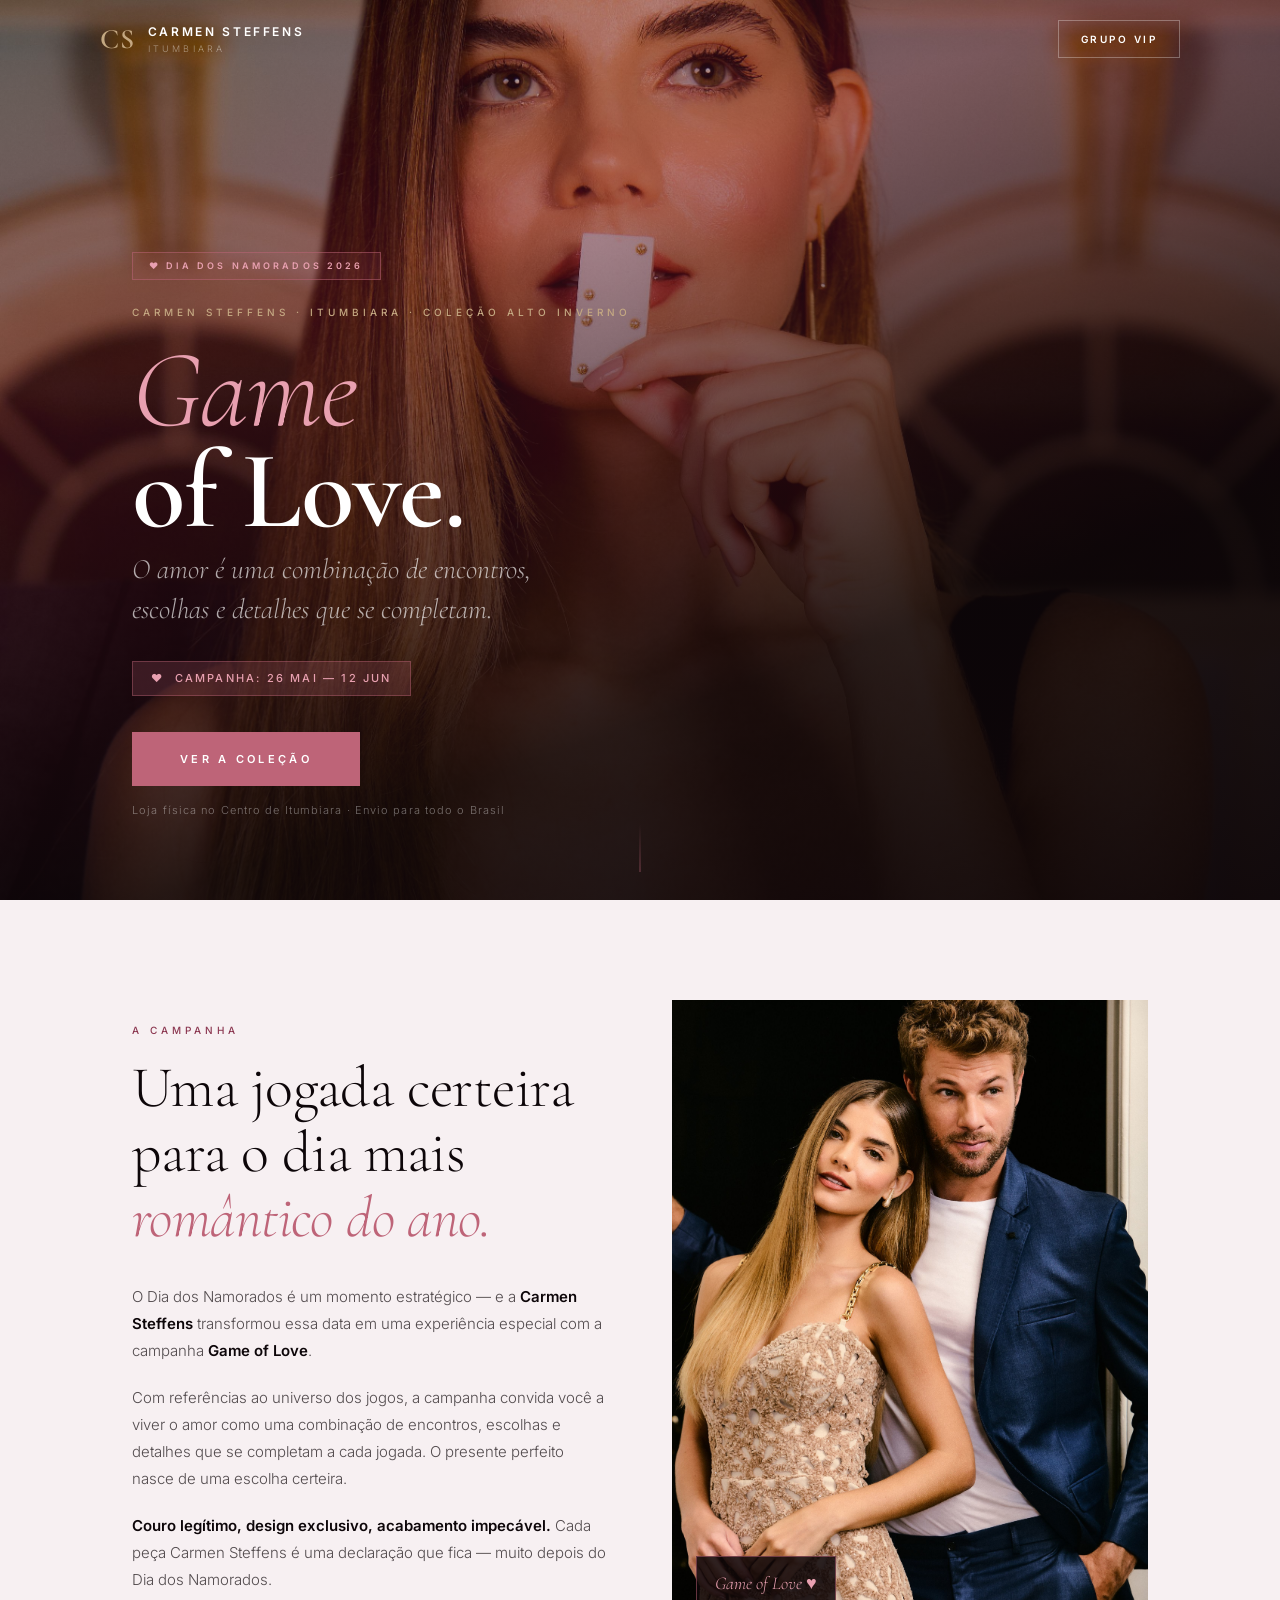
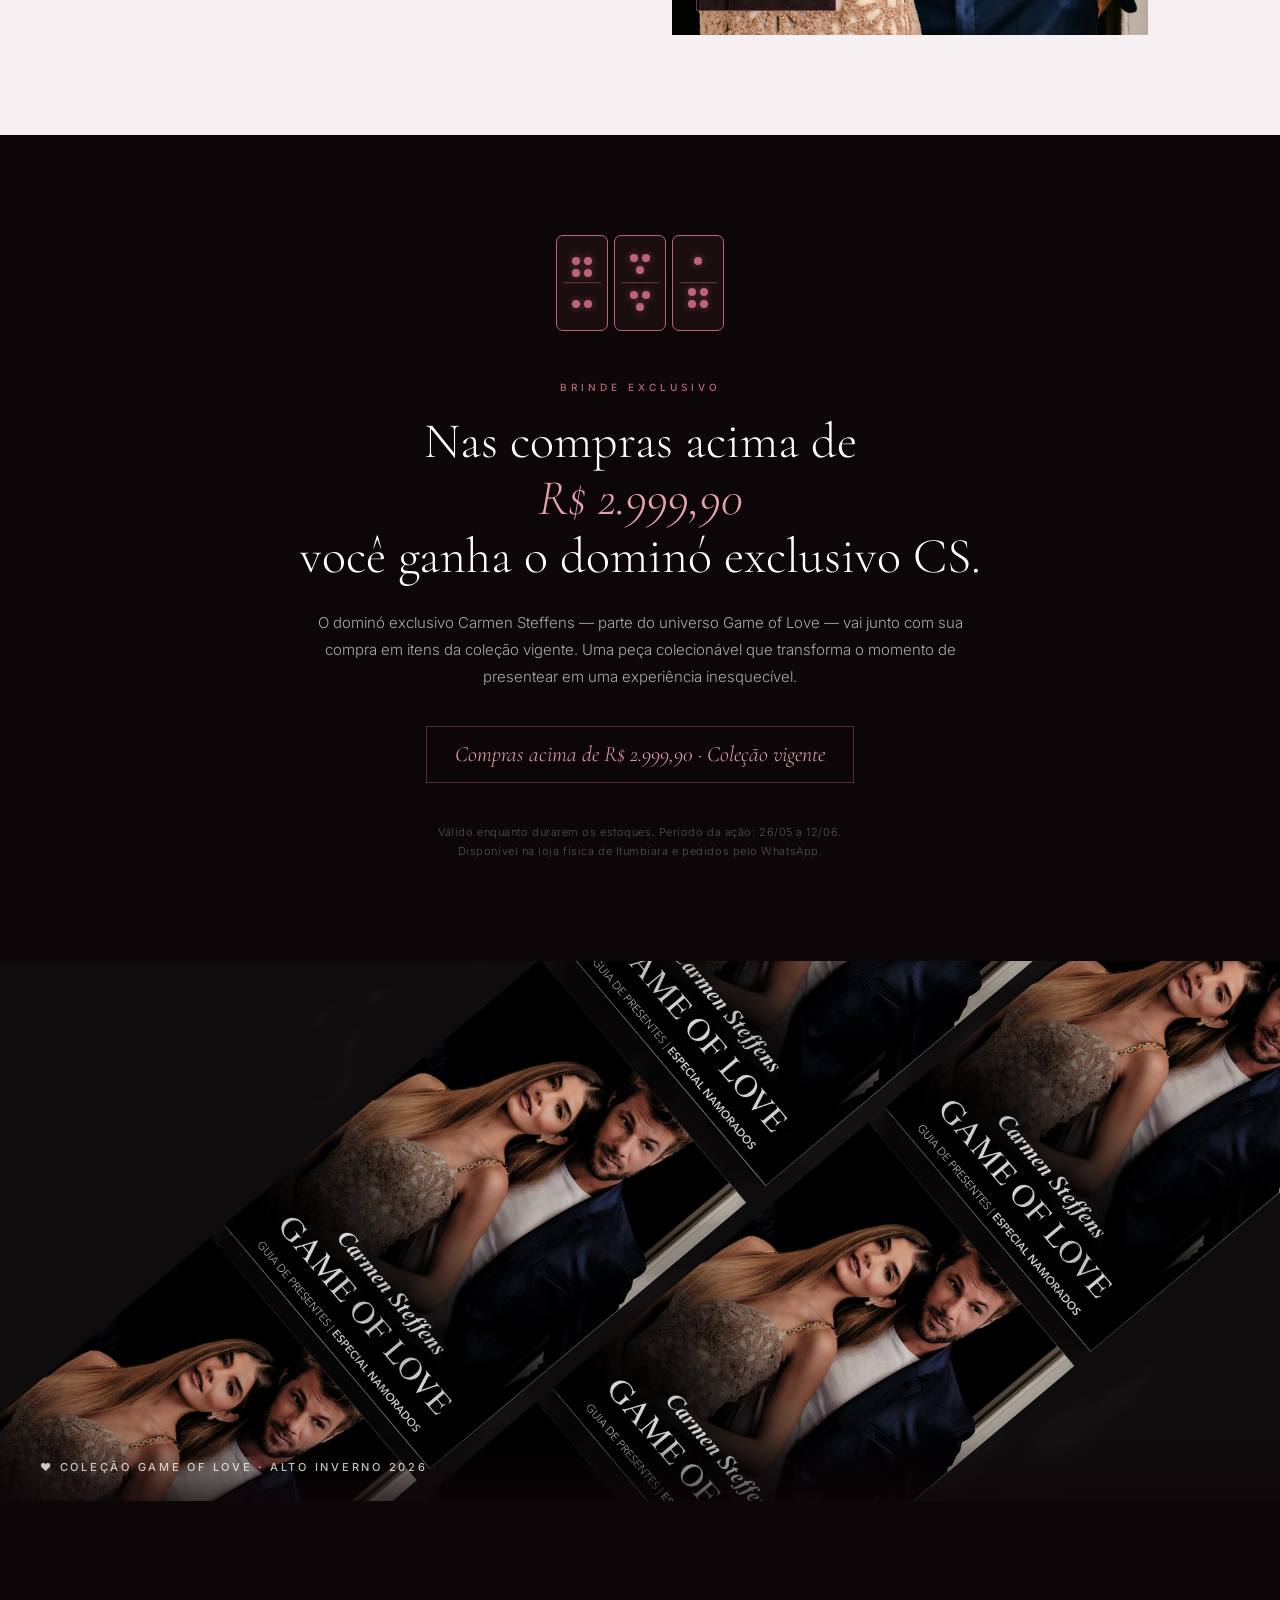
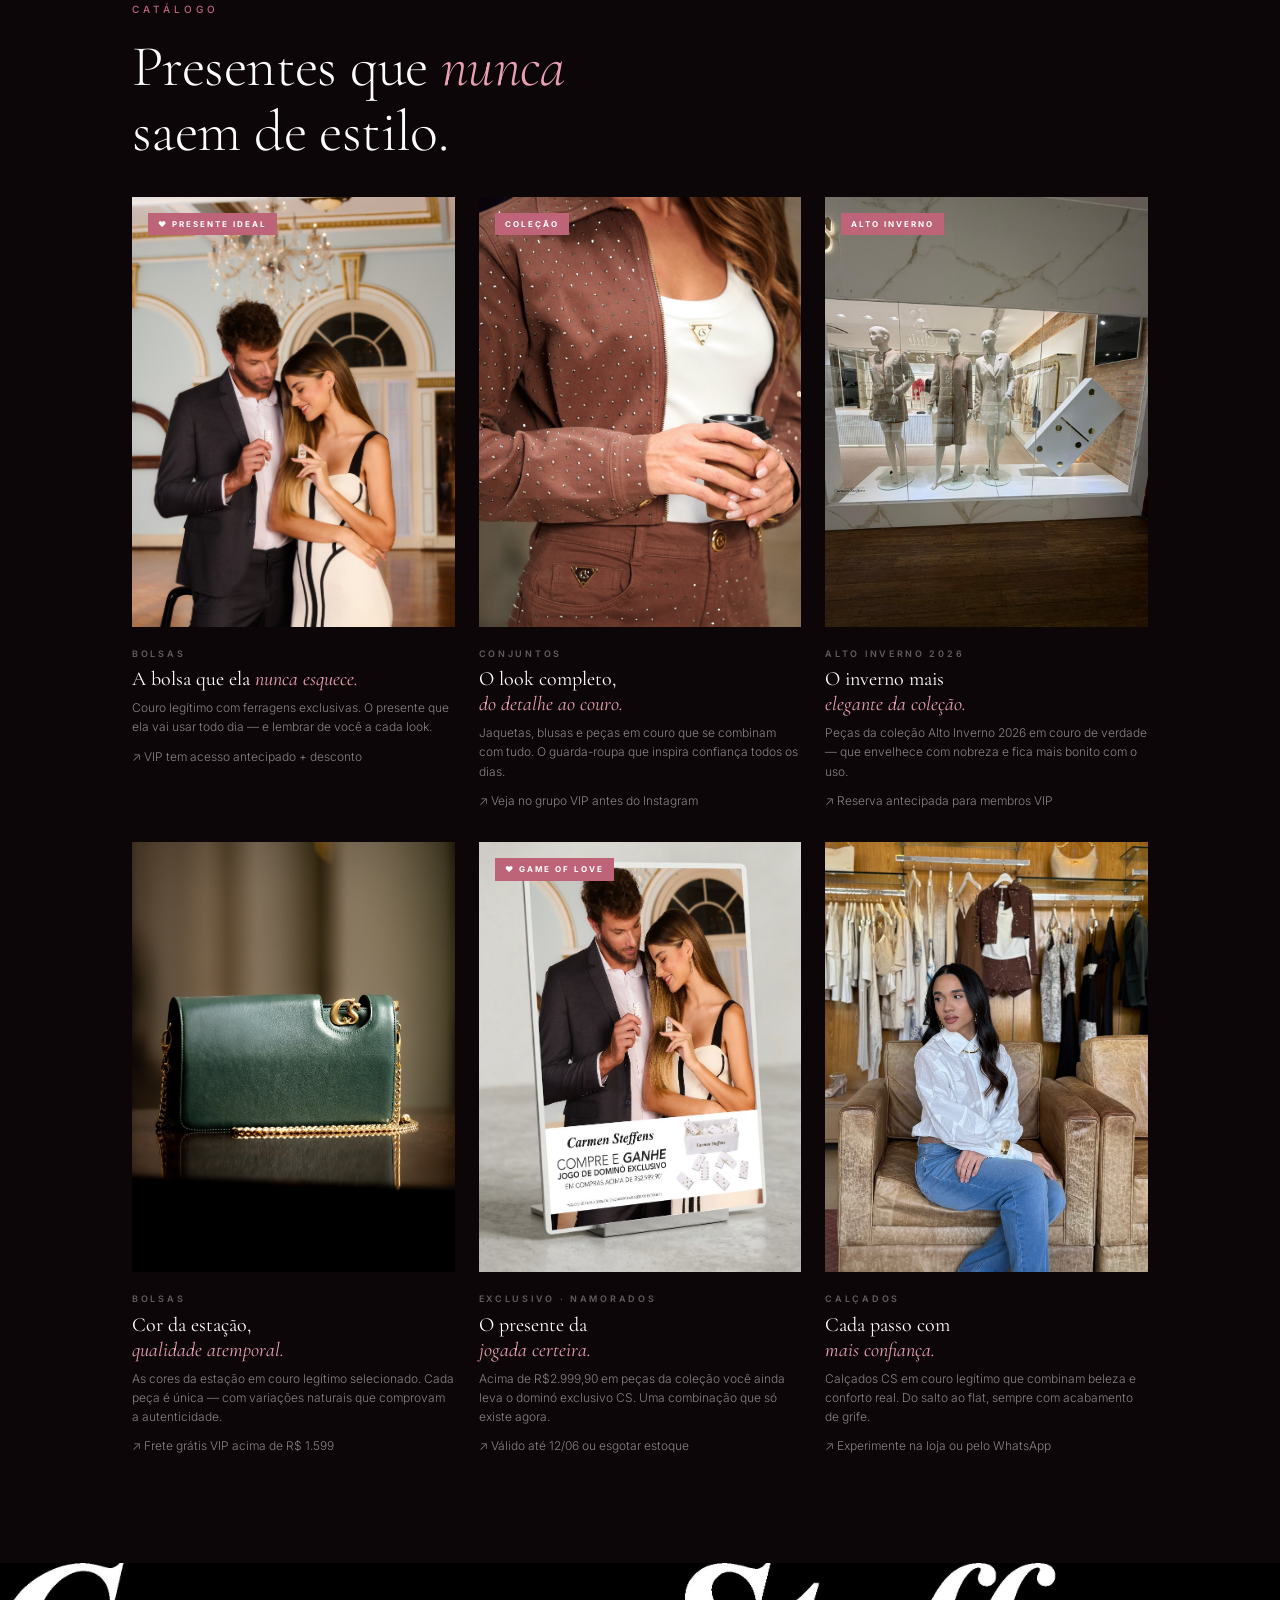
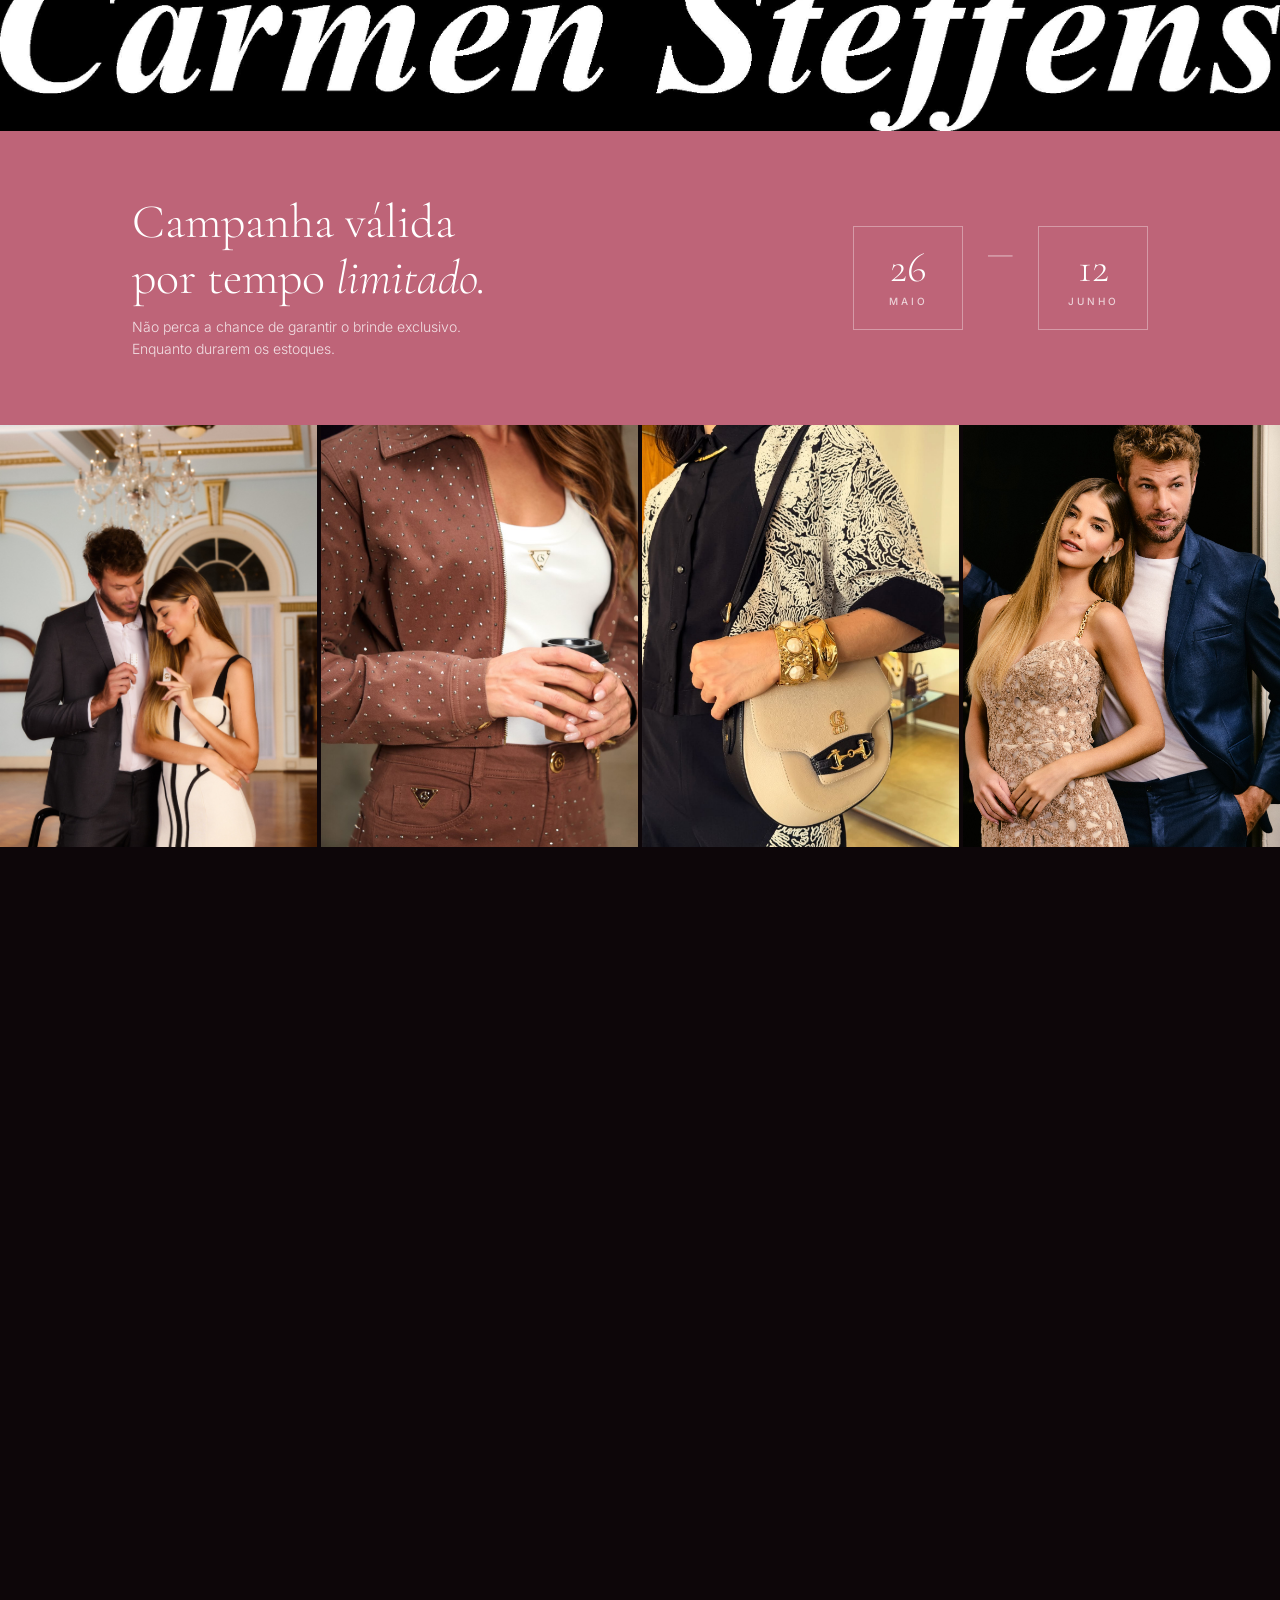
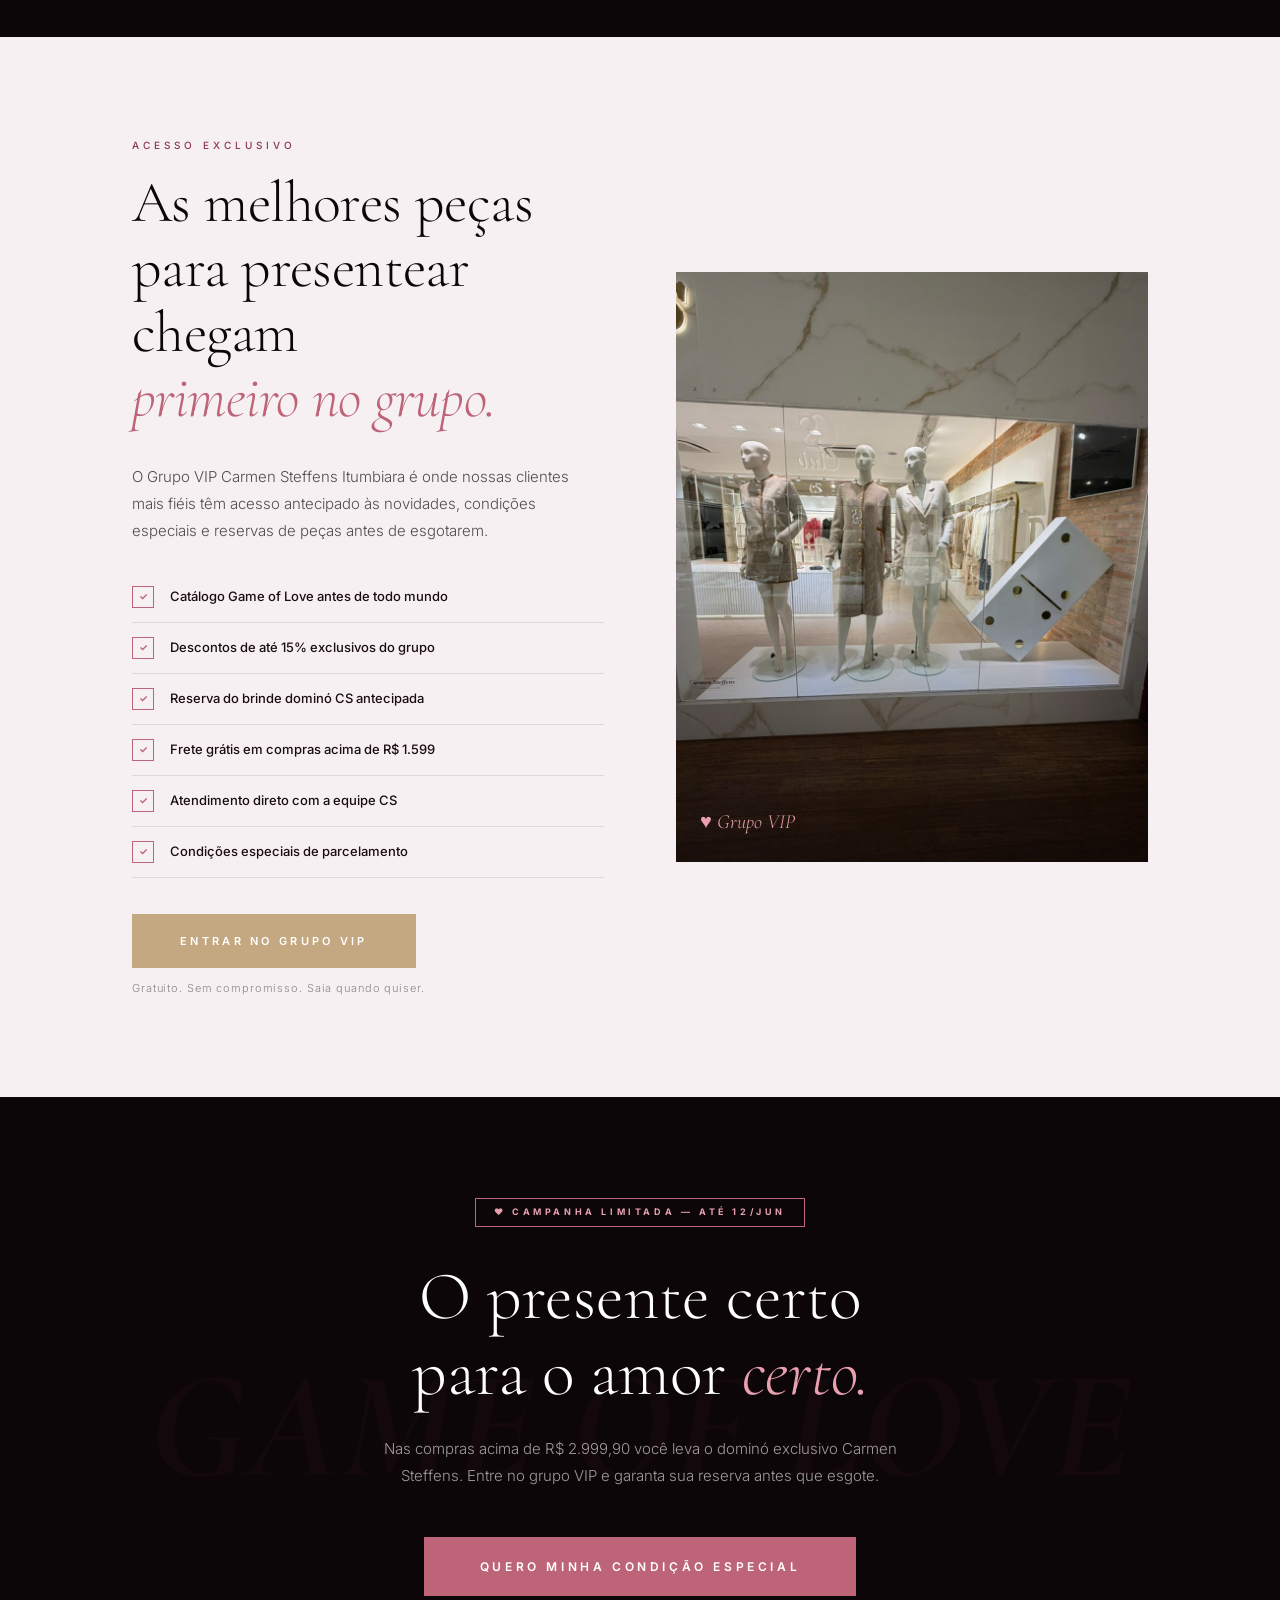
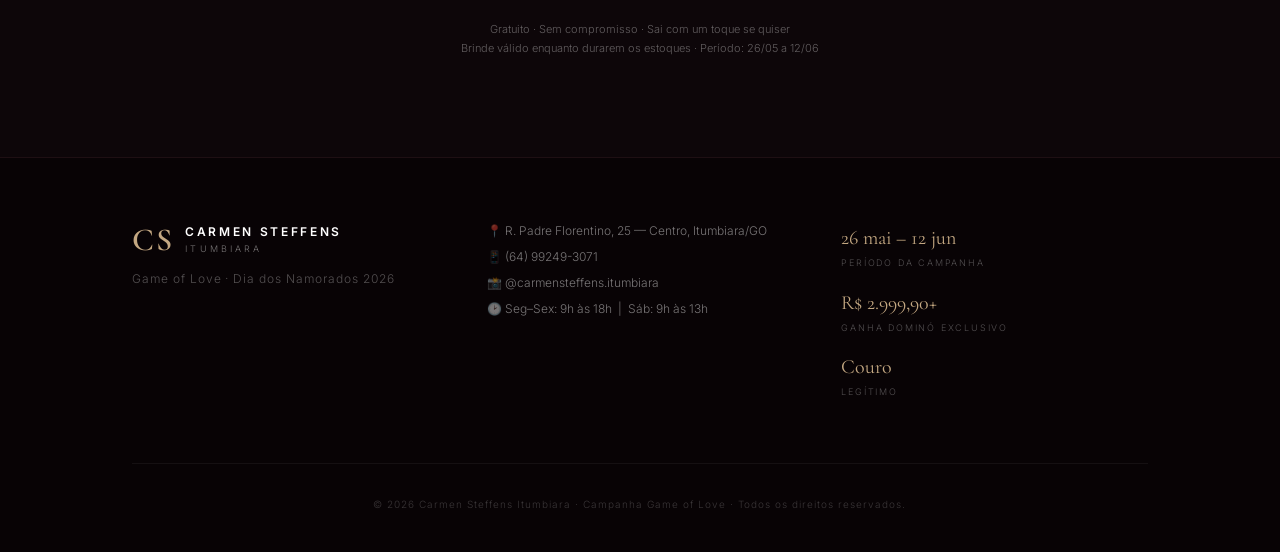
<file: index.html>
<!DOCTYPE html>
<html lang="pt-BR">
<head>
  <meta charset="UTF-8">
  <meta name="viewport" content="width=device-width, initial-scale=1.0">
  <title>Game of Love — Carmen Steffens Itumbiara · Dia dos Namorados</title>
  <meta name="description" content="Game of Love. O presente perfeito para o Dia dos Namorados. Carmen Steffens Itumbiara — couro legítimo, design exclusivo.">
  <meta property="og:title" content="Game of Love — Carmen Steffens Itumbiara">
  <meta property="og:description" content="Nas compras acima de R$2.999,90 você ganha um dominó exclusivo CS. Dia dos Namorados até 12/06.">
  <meta property="og:image" content="images/pdf/pdf-p1-img7-2731x4096.jpeg">
  <link rel="preconnect" href="https://fonts.googleapis.com">
  <link rel="preconnect" href="https://fonts.gstatic.com" crossorigin>
  <link href="https://fonts.googleapis.com/css2?family=Cormorant+Garamond:ital,wght@0,300;0,400;0,500;0,600;0,700;1,300;1,400;1,500&family=Inter:wght@300;400;500;600;700&display=swap" rel="stylesheet">
  <style>
    *, *::before, *::after { box-sizing: border-box; margin: 0; padding: 0; }
    html { font-size: 16px; scroll-behavior: smooth; -webkit-text-size-adjust: 100%; }
    body {
      background: #0D0609;
      color: #FFFFFF;
      font-family: 'Inter', sans-serif;
      font-weight: 300;
      line-height: 1.6;
      overflow-x: hidden;
      -webkit-font-smoothing: antialiased;
    }
    img { display: block; max-width: 100%; height: auto; }
    a { text-decoration: none; color: inherit; }
    address { font-style: normal; }

    .container {
      width: 100%;
      max-width: 1080px;
      margin: 0 auto;
      padding: 0 32px;
    }

    /* ── NAVBAR ───────────────────────────────────── */
    .navbar {
      position: fixed;
      top: 0; left: 0; right: 0;
      z-index: 100;
      padding: 20px 32px;
      transition: background 0.3s ease, padding 0.3s ease;
    }
    .navbar-inner {
      display: flex;
      align-items: center;
      justify-content: space-between;
      max-width: 1080px;
      margin: 0 auto;
    }
    .navbar--scrolled {
      background: rgba(13,6,9,0.96);
      backdrop-filter: blur(10px);
      -webkit-backdrop-filter: blur(10px);
      padding: 14px 32px;
      border-bottom: 1px solid rgba(190,100,120,0.15);
    }
    .cs-logo { display: flex; align-items: center; gap: 12px; }
    .cs-logo-monogram {
      font-family: 'Cormorant Garamond', serif;
      font-size: 28px;
      font-weight: 600;
      letter-spacing: 0.05em;
      color: #C4A882;
      line-height: 1;
    }
    .cs-logo-text { display: flex; flex-direction: column; gap: 1px; }
    .cs-logo-brand {
      font-family: 'Inter', sans-serif;
      font-size: 12px;
      font-weight: 600;
      letter-spacing: 0.22em;
      color: #FFFFFF;
    }
    .cs-logo-city {
      font-family: 'Inter', sans-serif;
      font-size: 9px;
      font-weight: 300;
      letter-spacing: 0.35em;
      color: rgba(255,255,255,0.45);
      text-transform: uppercase;
    }
    .btn-nav {
      font-family: 'Inter', sans-serif;
      font-size: 10px;
      font-weight: 600;
      letter-spacing: 0.25em;
      text-transform: uppercase;
      color: #FFFFFF;
      border: 1px solid rgba(255,255,255,0.3);
      padding: 10px 22px;
      transition: all 0.3s ease;
    }
    .btn-nav:hover { background: rgba(255,255,255,0.08); border-color: #C4A882; color: #C4A882; }

    /* ── HERO ─────────────────────────────────────── */
    .hero-full {
      position: relative;
      min-height: 100svh;
      display: flex;
      align-items: flex-end;
      padding-bottom: 80px;
      overflow: hidden;
    }
    .hero-bg { position: absolute; inset: 0; z-index: 0; }
    .hero-bg-img { width: 100%; height: 100%; object-fit: cover; object-position: center top; }
    .hero-overlay {
      position: absolute;
      inset: 0;
      background: linear-gradient(
        160deg,
        rgba(13,6,9,0.3) 0%,
        rgba(90,20,40,0.45) 30%,
        rgba(13,6,9,0.88) 70%,
        rgba(13,6,9,0.97) 100%
      );
    }
    .hero-content {
      position: relative;
      z-index: 1;
      display: flex;
      flex-direction: column;
      align-items: flex-start;
      gap: 0;
    }
    .campaign-badge {
      display: inline-flex;
      align-items: center;
      gap: 8px;
      border: 1px solid rgba(190,100,120,0.5);
      background: rgba(190,100,120,0.1);
      padding: 6px 16px;
      margin-bottom: 24px;
      font-family: 'Inter', sans-serif;
      font-size: 9px;
      font-weight: 600;
      letter-spacing: 0.35em;
      text-transform: uppercase;
      color: #E8A0B0;
    }
    .hero-eyebrow {
      font-family: 'Inter', sans-serif;
      font-size: 10px;
      font-weight: 500;
      letter-spacing: 0.4em;
      text-transform: uppercase;
      color: #C4A882;
      margin-bottom: 20px;
    }
    .hero-headline {
      font-family: 'Cormorant Garamond', serif;
      font-size: clamp(52px, 9vw, 110px);
      font-weight: 300;
      line-height: 0.92;
      letter-spacing: -0.01em;
      margin-bottom: 8px;
    }
    .hero-headline .game { font-style: italic; color: #E8A0B0; }
    .hero-headline .love { font-weight: 600; color: #FFFFFF; }
    .hero-subline {
      font-family: 'Cormorant Garamond', serif;
      font-size: clamp(18px, 2.8vw, 28px);
      font-weight: 300;
      font-style: italic;
      color: rgba(255,255,255,0.65);
      margin-bottom: 32px;
      line-height: 1.4;
    }
    .hero-period {
      display: inline-block;
      background: rgba(190,100,120,0.2);
      border: 1px solid rgba(190,100,120,0.4);
      padding: 8px 18px;
      font-family: 'Inter', sans-serif;
      font-size: 11px;
      font-weight: 500;
      letter-spacing: 0.2em;
      color: #E8A0B0;
      margin-bottom: 36px;
    }
    .btn-cta {
      display: inline-block;
      font-family: 'Inter', sans-serif;
      font-size: 11px;
      font-weight: 600;
      letter-spacing: 0.3em;
      text-transform: uppercase;
      background: #BE6478;
      color: #FFFFFF;
      padding: 20px 48px;
      border: none;
      cursor: pointer;
      transition: all 0.3s ease;
      margin-bottom: 16px;
    }
    .btn-cta:hover { background: #A84E63; }
    .btn-cta--gold { background: #C4A882; }
    .btn-cta--gold:hover { background: #B8956A; }
    .hero-proof {
      font-family: 'Inter', sans-serif;
      font-size: 11px;
      font-weight: 300;
      color: rgba(255,255,255,0.4);
      letter-spacing: 0.1em;
    }
    .hero-scroll-hint {
      position: absolute;
      bottom: 28px;
      left: 50%;
      transform: translateX(-50%);
      z-index: 2;
    }
    .hero-scroll-hint span {
      display: block;
      width: 1px;
      height: 48px;
      background: linear-gradient(to bottom, transparent, rgba(190,100,120,0.6));
      animation: scrollPulse 2s ease-in-out infinite;
    }
    @keyframes scrollPulse { 0%,100%{opacity:0;transform:scaleY(0.5)} 50%{opacity:1;transform:scaleY(1)} }

    /* ── DOMINO DECORATION ────────────────────────── */
    .domino-row {
      display: flex;
      gap: 12px;
      justify-content: center;
      padding: 40px 0;
      overflow: hidden;
    }
    .domino-tile {
      width: 48px;
      height: 88px;
      border: 1px solid rgba(190,100,120,0.4);
      border-radius: 6px;
      display: flex;
      flex-direction: column;
      align-items: center;
      justify-content: space-around;
      padding: 8px 4px;
      background: rgba(190,100,120,0.06);
      position: relative;
    }
    .domino-tile::after {
      content: '';
      position: absolute;
      left: 50%;
      top: 50%;
      transform: translate(-50%,-50%);
      width: 80%;
      height: 1px;
      background: rgba(190,100,120,0.3);
    }
    .domino-dot {
      width: 7px;
      height: 7px;
      border-radius: 50%;
      background: #BE6478;
    }
    .domino-dots-top, .domino-dots-bottom {
      display: flex;
      flex-wrap: wrap;
      width: 28px;
      gap: 3px;
      justify-content: center;
    }

    /* ── SHARED ───────────────────────────────────── */
    .section-label {
      font-family: 'Inter', sans-serif;
      font-size: 10px;
      font-weight: 500;
      letter-spacing: 0.4em;
      text-transform: uppercase;
      color: #BE6478;
      display: block;
      margin-bottom: 18px;
    }
    .section-title {
      font-family: 'Cormorant Garamond', serif;
      font-size: clamp(34px, 5.5vw, 58px);
      font-weight: 300;
      line-height: 1.12;
      letter-spacing: -0.01em;
      margin-bottom: 32px;
    }
    .section-title em { font-style: italic; color: #E8A0B0; }

    /* ── CAMPANHA ─────────────────────────────────── */
    .campanha {
      background: #F7F0F2;
      padding: 100px 0;
    }
    .campanha-grid {
      display: grid;
      grid-template-columns: 1fr 1fr;
      gap: 64px;
      align-items: center;
    }
    .campanha-copy .section-label { color: #8B3650; }
    .campanha-copy .section-title { color: #0D0609; }
    .campanha-copy .section-title em { color: #BE6478; }
    .campanha-body {
      font-family: 'Inter', sans-serif;
      font-size: 15px;
      font-weight: 300;
      color: rgba(13,6,9,0.7);
      line-height: 1.8;
      margin-bottom: 20px;
    }
    .campanha-body strong { font-weight: 600; color: #0D0609; }
    .campanha-image { position: relative; overflow: hidden; aspect-ratio: 3/4; }
    .campanha-image img { width: 100%; height: 100%; object-fit: cover; }
    .campanha-image-badge {
      position: absolute;
      bottom: 24px;
      left: 24px;
      background: rgba(13,6,9,0.85);
      border: 1px solid rgba(190,100,120,0.5);
      padding: 12px 18px;
      font-family: 'Cormorant Garamond', serif;
      font-size: 18px;
      font-style: italic;
      color: #E8A0B0;
    }

    /* ── BRINDE ───────────────────────────────────── */
    .brinde {
      background: #0D0609;
      padding: 100px 0;
      text-align: center;
    }
    .brinde-inner { max-width: 700px; margin: 0 auto; }
    .brinde-domino {
      display: flex;
      gap: 6px;
      justify-content: center;
      margin-bottom: 48px;
    }
    .brinde-tile {
      width: 52px;
      height: 96px;
      border: 1.5px solid #BE6478;
      border-radius: 7px;
      display: flex;
      flex-direction: column;
      align-items: center;
      justify-content: space-around;
      padding: 10px 4px;
      background: rgba(190,100,120,0.08);
      position: relative;
    }
    .brinde-tile::after {
      content: '';
      position: absolute;
      left: 50%; top: 50%;
      transform: translate(-50%,-50%);
      width: 75%;
      height: 1.5px;
      background: rgba(190,100,120,0.5);
    }
    .brinde-dot {
      width: 8px; height: 8px;
      border-radius: 50%;
      background: #BE6478;
      box-shadow: 0 0 6px rgba(190,100,120,0.5);
    }
    .brinde-dots { display: flex; flex-wrap: wrap; width: 30px; gap: 4px; justify-content: center; }
    .brinde-title {
      font-family: 'Cormorant Garamond', serif;
      font-size: clamp(30px, 5vw, 50px);
      font-weight: 300;
      line-height: 1.15;
      margin-bottom: 24px;
    }
    .brinde-title em { font-style: italic; color: #E8A0B0; }
    .brinde-body {
      font-size: 15px;
      font-weight: 300;
      color: rgba(255,255,255,0.65);
      line-height: 1.8;
      margin-bottom: 12px;
    }
    .brinde-valor {
      display: inline-block;
      font-family: 'Cormorant Garamond', serif;
      font-size: 22px;
      font-style: italic;
      color: #E8A0B0;
      border: 1px solid rgba(190,100,120,0.4);
      padding: 10px 28px;
      margin: 24px 0 40px;
    }
    .brinde-obs {
      font-size: 11px;
      font-weight: 300;
      color: rgba(255,255,255,0.3);
      letter-spacing: 0.05em;
      line-height: 1.7;
    }

    /* ── PRODUTOS ─────────────────────────────────── */
    .produtos {
      background: #0D0609;
      padding: 100px 0;
    }
    .produtos-grid {
      display: grid;
      grid-template-columns: repeat(3, 1fr);
      gap: 24px;
    }
    .produto-card { display: flex; flex-direction: column; }
    .produto-img-wrap {
      position: relative;
      aspect-ratio: 3/4;
      overflow: hidden;
      background: #1A0D11;
    }
    .produto-img-wrap img {
      width: 100%; height: 100%;
      object-fit: cover;
      transition: transform 0.5s ease;
    }
    .produto-card:hover .produto-img-wrap img { transform: scale(1.04); }
    .produto-badge {
      position: absolute;
      top: 16px; left: 16px;
      background: #BE6478;
      color: #fff;
      font-family: 'Inter', sans-serif;
      font-size: 8px;
      font-weight: 700;
      letter-spacing: 0.25em;
      padding: 5px 10px;
      text-transform: uppercase;
    }
    .produto-info {
      padding: 20px 0 8px;
      display: flex;
      flex-direction: column;
      gap: 6px;
      flex: 1;
    }
    .produto-category {
      font-family: 'Inter', sans-serif;
      font-size: 9px;
      font-weight: 600;
      letter-spacing: 0.3em;
      text-transform: uppercase;
      color: rgba(255,255,255,0.35);
    }
    .produto-info h3 {
      font-family: 'Cormorant Garamond', serif;
      font-size: 20px;
      font-weight: 400;
      line-height: 1.25;
      color: #fff;
    }
    .produto-info h3 em { font-style: italic; color: #E8A0B0; }
    .produto-info p {
      font-family: 'Inter', sans-serif;
      font-size: 12px;
      font-weight: 300;
      color: rgba(255,255,255,0.5);
      line-height: 1.6;
    }
    .produto-cta-hint {
      font-family: 'Inter', sans-serif;
      font-size: 11px;
      font-weight: 400;
      color: #BE6478;
      margin-top: 4px;
    }

    /* ── PERÍODO ──────────────────────────────────── */
    .periodo {
      background: #BE6478;
      padding: 64px 0;
    }
    .periodo-inner {
      display: flex;
      align-items: center;
      justify-content: space-between;
      gap: 40px;
    }
    .periodo-copy h2 {
      font-family: 'Cormorant Garamond', serif;
      font-size: clamp(30px, 4vw, 48px);
      font-weight: 300;
      color: #FFFFFF;
      line-height: 1.15;
    }
    .periodo-copy p {
      font-size: 14px;
      font-weight: 300;
      color: rgba(255,255,255,0.8);
      margin-top: 10px;
    }
    .periodo-dates {
      display: flex;
      gap: 24px;
      flex-shrink: 0;
    }
    .periodo-date {
      text-align: center;
      border: 1px solid rgba(255,255,255,0.35);
      padding: 20px 28px;
      min-width: 110px;
    }
    .periodo-date .dia {
      font-family: 'Cormorant Garamond', serif;
      font-size: 42px;
      font-weight: 300;
      color: #fff;
      line-height: 1;
    }
    .periodo-date .mes {
      font-family: 'Inter', sans-serif;
      font-size: 10px;
      font-weight: 500;
      letter-spacing: 0.3em;
      color: rgba(255,255,255,0.7);
      text-transform: uppercase;
      margin-top: 4px;
    }
    .periodo-divider {
      font-family: 'Cormorant Garamond', serif;
      font-size: 32px;
      color: rgba(255,255,255,0.5);
    }

    /* ── VIP CTA ──────────────────────────────────── */
    .vip-cta {
      background: #F7F0F2;
      padding: 100px 0;
    }
    .vip-cta-inner {
      display: grid;
      grid-template-columns: 1fr 1fr;
      gap: 72px;
      align-items: center;
    }
    .vip-cta-copy .section-label { color: #8B3650; }
    .vip-cta-copy .section-title { color: #0D0609; }
    .vip-cta-copy .section-title em { color: #BE6478; }
    .vip-body {
      font-family: 'Inter', sans-serif;
      font-size: 15px;
      font-weight: 300;
      color: rgba(13,6,9,0.7);
      line-height: 1.8;
      margin-bottom: 16px;
    }
    .vip-benefits { margin: 28px 0 36px; display: flex; flex-direction: column; gap: 0; }
    .vip-benefit-item {
      display: flex;
      align-items: center;
      gap: 16px;
      padding: 14px 0;
      border-bottom: 1px solid rgba(13,6,9,0.1);
      font-family: 'Inter', sans-serif;
      font-size: 13px;
      font-weight: 500;
      color: #1A0D11;
      line-height: 1.5;
    }
    .vip-check {
      flex-shrink: 0;
      width: 22px;
      height: 22px;
      display: flex;
      align-items: center;
      justify-content: center;
      border: 1.5px solid #BE6478;
      font-size: 10px;
      color: #BE6478;
      font-weight: 700;
    }
    .vip-microcopy {
      font-size: 11px;
      font-weight: 300;
      color: rgba(13,6,9,0.45);
      letter-spacing: 0.08em;
      margin-top: -4px;
    }
    .vip-image { position: relative; overflow: hidden; aspect-ratio: 4/5; }
    .vip-image img { width: 100%; height: 100%; object-fit: cover; }
    .vip-image-overlay {
      position: absolute;
      inset: 0;
      background: linear-gradient(180deg, transparent 50%, rgba(13,6,9,0.6) 100%);
    }
    .vip-image-tag {
      position: absolute;
      bottom: 24px;
      left: 24px;
      font-family: 'Cormorant Garamond', serif;
      font-size: 20px;
      font-style: italic;
      color: #E8A0B0;
    }

    /* ── GALERIA ──────────────────────────────────── */
    .galeria {
      background: #0D0609;
      padding: 0;
    }
    .galeria-grid {
      display: grid;
      grid-template-columns: repeat(4, 1fr);
      gap: 4px;
    }
    .gal-item {
      overflow: hidden;
      aspect-ratio: 3/4;
      background: #1A0D11;
      position: relative;
    }
    .gal-item img { width: 100%; height: 100%; object-fit: cover; transition: transform 0.5s ease; }
    .gal-item:hover img { transform: scale(1.05); }
    .gal-item--wide { grid-column: span 2; aspect-ratio: 16/9; }
    .gal-item--tall { grid-row: span 2; }

    /* ── CTA FINAL ────────────────────────────────── */
    .cta-final {
      background: #0D0609;
      padding: 100px 0;
      text-align: center;
      position: relative;
      overflow: hidden;
    }
    .cta-final::before {
      content: 'GAME OF LOVE';
      position: absolute;
      top: 50%;
      left: 50%;
      transform: translate(-50%, -50%);
      font-family: 'Cormorant Garamond', serif;
      font-size: clamp(60px, 12vw, 160px);
      font-weight: 700;
      font-style: italic;
      color: rgba(190,100,120,0.04);
      white-space: nowrap;
      pointer-events: none;
      z-index: 0;
    }
    .cta-final-content { position: relative; z-index: 1; }
    .urgency-badge {
      display: inline-block;
      border: 1px solid #BE6478;
      color: #E8A0B0;
      font-family: 'Inter', sans-serif;
      font-size: 9px;
      font-weight: 700;
      letter-spacing: 0.4em;
      padding: 6px 18px;
      margin-bottom: 32px;
      text-transform: uppercase;
    }
    .cta-final-title {
      font-family: 'Cormorant Garamond', serif;
      font-size: clamp(36px, 6vw, 68px);
      font-weight: 300;
      line-height: 1.12;
      margin-bottom: 24px;
    }
    .cta-final-title em { font-style: italic; color: #E8A0B0; }
    .cta-final-sub {
      font-size: 15px;
      font-weight: 300;
      color: rgba(255,255,255,0.6);
      line-height: 1.8;
      max-width: 560px;
      margin: 0 auto 48px;
    }
    .btn-cta-final {
      display: inline-block;
      font-family: 'Inter', sans-serif;
      font-size: 12px;
      font-weight: 600;
      letter-spacing: 0.3em;
      text-transform: uppercase;
      background: #BE6478;
      color: #FFFFFF;
      padding: 22px 56px;
      border: none;
      cursor: pointer;
      transition: all 0.3s ease;
    }
    .btn-cta-final:hover { background: #A84E63; }
    .cta-guarantee {
      font-size: 11px;
      font-weight: 300;
      color: rgba(255,255,255,0.35);
      margin-top: 24px;
      line-height: 1.7;
    }

    /* ── FOOTER ───────────────────────────────────── */
    .footer {
      background: #080305;
      padding: 64px 0 40px;
      border-top: 1px solid rgba(190,100,120,0.12);
    }
    .footer-inner {
      display: grid;
      grid-template-columns: 1fr 1fr 1fr;
      gap: 48px;
      align-items: start;
    }
    .footer-tagline {
      font-size: 12px;
      font-weight: 300;
      color: rgba(255,255,255,0.3);
      margin-top: 12px;
      letter-spacing: 0.08em;
    }
    .footer-address {
      display: flex;
      flex-direction: column;
      gap: 8px;
      font-size: 12px;
      font-weight: 300;
      color: rgba(255,255,255,0.45);
      line-height: 1.5;
    }
    .footer-trust {
      display: flex;
      flex-direction: column;
      gap: 16px;
    }
    .footer-trust-item {
      display: flex;
      flex-direction: column;
      gap: 2px;
    }
    .footer-trust-item strong {
      font-family: 'Cormorant Garamond', serif;
      font-size: 20px;
      font-weight: 400;
      color: #C4A882;
    }
    .footer-trust-item span {
      font-size: 9px;
      font-weight: 300;
      letter-spacing: 0.2em;
      text-transform: uppercase;
      color: rgba(255,255,255,0.3);
    }
    .footer-copy {
      grid-column: 1 / -1;
      font-size: 10px;
      font-weight: 300;
      color: rgba(255,255,255,0.2);
      text-align: center;
      padding-top: 32px;
      border-top: 1px solid rgba(255,255,255,0.05);
      margin-top: 16px;
      letter-spacing: 0.1em;
    }

    /* ── REVEAL ───────────────────────────────────── */
    .reveal { opacity: 0; transform: translateY(18px); transition: opacity 0.6s ease, transform 0.6s ease; }
    .reveal.visible { opacity: 1; transform: translateY(0); }

    /* ── RESPONSIVE ───────────────────────────────── */
    @media (max-width: 900px) {
      .container { padding: 0 24px; }
      .campanha-grid, .vip-cta-inner { grid-template-columns: 1fr; gap: 40px; }
      .campanha-image { order: -1; }
      .produtos-grid { grid-template-columns: 1fr 1fr; gap: 16px; }
      .periodo-inner { flex-direction: column; text-align: center; }
      .periodo-dates { justify-content: center; }
      .footer-inner { grid-template-columns: 1fr; text-align: center; }
      .galeria-grid { grid-template-columns: 1fr 1fr; }
      .gal-item--wide { grid-column: span 2; aspect-ratio: 3/2; }
    }
    @media (max-width: 640px) {
      .hero-eyebrow { display: none; }
      .hero-full { padding-top: 72px; padding-bottom: 60px; }
      .navbar { padding: 16px 20px; }
      .navbar--scrolled { padding: 12px 20px; }
      .produtos-grid { grid-template-columns: 1fr 1fr; gap: 12px; }
      .btn-cta { padding: 18px 32px; width: 100%; text-align: center; }
      .btn-cta-final { padding: 18px 32px; width: 100%; }
      .periodo-dates { gap: 12px; }
      .periodo-date { padding: 14px 20px; min-width: 90px; }
      .galeria-grid { grid-template-columns: 1fr 1fr; gap: 3px; }
      .gal-item--tall { grid-row: span 1; }
      .brinde-domino { gap: 4px; }
      .brinde-tile { width: 44px; height: 80px; }
    }
    @media (prefers-reduced-motion: reduce) {
      html { scroll-behavior: auto; }
      .reveal { transition: none; opacity: 1; transform: none; }
    }

    /* ── EDITORIAL STRIP ──────────────────────────────── */
    .editorial-strip {
      position: relative;
      overflow: hidden;
      margin: 0;
    }
    .editorial-strip-img {
      position: relative;
      width: 100%;
      max-height: 60vh;
      overflow: hidden;
    }
    .editorial-strip-img img {
      width: 100%;
      height: 60vh;
      object-fit: cover;
      object-position: center 30%;
      display: block;
    }
    .editorial-strip-overlay {
      position: absolute;
      bottom: 0; left: 0; right: 0;
      padding: 24px 40px;
      background: linear-gradient(to top, rgba(13,6,9,0.7) 0%, transparent 100%);
    }
    .editorial-strip-tag {
      font-family: 'Inter', sans-serif;
      font-size: 11px;
      font-weight: 500;
      letter-spacing: 0.25em;
      text-transform: uppercase;
      color: rgba(255,255,255,0.75);
    }

    /* ── CAMPAIGN BANNER STRIP ────────────────────────── */
    .campaign-banner-strip {
      width: 100%;
      overflow: hidden;
      line-height: 0;
    }
    .campaign-banner-strip img {
      width: 100%;
      height: auto;
      display: block;
      object-fit: cover;
    }

    /* ── POPUP OFERTA EXCLUSIVA ───────────────────────────────── */
    .popup-overlay {
      display: none;
      position: fixed;
      inset: 0;
      z-index: 999;
      background: rgba(13,6,9,0.88);
      backdrop-filter: blur(6px);
      -webkit-backdrop-filter: blur(6px);
      align-items: center;
      justify-content: center;
      padding: 20px;
    }
    .popup-overlay.active { display: flex; }
    .popup-box {
      background: #1A0D11;
      border: 1px solid rgba(190,100,120,0.35);
      border-radius: 4px;
      max-width: 480px;
      width: 100%;
      padding: 48px 40px 40px;
      position: relative;
      text-align: center;
      animation: popupIn 0.35s cubic-bezier(0.34,1.56,0.64,1);
    }
    @keyframes popupIn {
      from { opacity: 0; transform: scale(0.88) translateY(20px); }
      to   { opacity: 1; transform: scale(1) translateY(0); }
    }
    .popup-close {
      position: absolute;
      top: 16px; right: 20px;
      background: none;
      border: none;
      color: rgba(255,255,255,0.4);
      font-size: 22px;
      cursor: pointer;
      line-height: 1;
      transition: color 0.2s;
    }
    .popup-close:hover { color: #fff; }
    .popup-heart {
      font-size: 32px;
      margin-bottom: 16px;
      display: block;
    }
    .popup-title {
      font-family: 'Cormorant Garamond', serif;
      font-size: clamp(26px, 5vw, 34px);
      font-weight: 500;
      color: #FFFFFF;
      line-height: 1.2;
      margin-bottom: 12px;
    }
    .popup-title em { color: #E8A0B0; font-style: italic; }
    .popup-desc {
      font-size: 14px;
      font-weight: 300;
      color: rgba(255,255,255,0.7);
      line-height: 1.6;
      margin-bottom: 28px;
    }
    .popup-coupon {
      background: rgba(190,100,120,0.12);
      border: 1.5px dashed #BE6478;
      border-radius: 4px;
      padding: 18px 24px;
      margin-bottom: 28px;
    }
    .popup-coupon-label {
      font-size: 10px;
      font-weight: 600;
      letter-spacing: 0.3em;
      text-transform: uppercase;
      color: rgba(255,255,255,0.45);
      margin-bottom: 8px;
    }
    .popup-coupon-code {
      font-family: 'Inter', monospace;
      font-size: 28px;
      font-weight: 700;
      letter-spacing: 0.15em;
      color: #E8A0B0;
    }
    .popup-coupon-info {
      font-size: 11px;
      color: rgba(255,255,255,0.4);
      margin-top: 6px;
      letter-spacing: 0.05em;
    }
    .popup-btn {
      display: block;
      width: 100%;
      background: #BE6478;
      color: #FFFFFF;
      font-family: 'Inter', sans-serif;
      font-size: 11px;
      font-weight: 700;
      letter-spacing: 0.25em;
      text-transform: uppercase;
      padding: 18px 24px;
      border: none;
      cursor: pointer;
      transition: background 0.25s;
      text-align: center;
      text-decoration: none;
    }
    .popup-btn:hover { background: #A8566A; }
    .popup-skip {
      display: block;
      margin-top: 14px;
      font-size: 11px;
      color: rgba(255,255,255,0.3);
      cursor: pointer;
      letter-spacing: 0.05em;
    }
    .popup-skip:hover { color: rgba(255,255,255,0.6); }
    @media (max-width: 480px) {
      .popup-box { padding: 36px 24px 28px; }
      .popup-coupon-code { font-size: 24px; }
    }
  </style>
</head>
<body>

  <!-- NAVBAR -->
  <nav class="navbar" id="navbar">
    <div class="navbar-inner">
      <div class="cs-logo">
        <span class="cs-logo-monogram">CS</span>
        <div class="cs-logo-text">
          <span class="cs-logo-brand">CARMEN STEFFENS</span>
          <span class="cs-logo-city">ITUMBIARA</span>
        </div>
      </div>
      <a href="https://chat.whatsapp.com/JJKuqoNPGpAHibRVzV2Qxw?mode=gi_t" class="btn-nav" target="_blank" rel="noopener">Grupo VIP</a>
    </div>
  </nav>

  <!-- ══ 01 HERO ════════════════════════════════════════════════ -->
  <section class="hero-full">
    <div class="hero-bg">
      <img src="images/pdf/pdf-p1-img7-2731x4096.jpeg" alt="Game of Love — Carmen Steffens" class="hero-bg-img">
      <div class="hero-overlay"></div>
    </div>
    <div class="hero-content container">
      <span class="campaign-badge">&#9829; Dia dos Namorados 2026</span>
      <p class="hero-eyebrow">Carmen Steffens · Itumbiara · Coleção Alto Inverno</p>
      <h1 class="hero-headline">
        <span class="game">Game</span><br>
        <span class="love">of Love.</span>
      </h1>
      <p class="hero-subline">
        O amor é uma combinação de encontros,<br>
        escolhas e detalhes que se completam.
      </p>
      <div class="hero-period">&#9829;&nbsp; CAMPANHA: 26 MAI — 12 JUN</div>
      <button class="btn-cta" onclick="openVipPopup()">
        VER A COLEÇÃO
      </button>
      <p class="hero-proof">Loja física no Centro de Itumbiara · Envio para todo o Brasil</p>
    </div>
    <div class="hero-scroll-hint"><span></span></div>
  </section>

  <!-- ══ 02 CAMPANHA ════════════════════════════════════════════ -->
  <section class="campanha">
    <div class="container">
      <div class="campanha-grid">
        <div class="campanha-copy">
          <span class="section-label">A campanha</span>
          <h2 class="section-title">
            Uma jogada certeira<br>
            para o dia mais<br>
            <em>romântico do ano.</em>
          </h2>
          <p class="campanha-body">
            O Dia dos Namorados é um momento estratégico — e a <strong>Carmen Steffens</strong>
            transformou essa data em uma experiência especial com a campanha
            <strong>Game of Love</strong>.
          </p>
          <p class="campanha-body">
            Com referências ao universo dos jogos, a campanha convida você a viver
            o amor como uma combinação de encontros, escolhas e detalhes que se
            completam a cada jogada. O presente perfeito nasce de uma escolha certeira.
          </p>
          <p class="campanha-body">
            <strong>Couro legítimo, design exclusivo, acabamento impecável.</strong>
            Cada peça Carmen Steffens é uma declaração que fica — muito depois
            do Dia dos Namorados.
          </p>
        </div>
        <div class="campanha-image">
          <img src="images/pdf/pdf-p1-img2-2518x4096.jpeg" alt="Coleção Game of Love — Carmen Steffens">
          <div class="campanha-image-badge">Game of Love &hearts;</div>
        </div>
      </div>
    </div>
  </section>

  <!-- ══ 03 BRINDE EXCLUSIVO ════════════════════════════════════ -->
  <section class="brinde">
    <div class="container">
      <div class="brinde-inner">
        <div class="brinde-domino">
          <div class="brinde-tile">
            <div class="brinde-dots"><div class="brinde-dot"></div><div class="brinde-dot"></div><div class="brinde-dot"></div><div class="brinde-dot"></div></div>
            <div class="brinde-dots"><div class="brinde-dot"></div><div class="brinde-dot"></div></div>
          </div>
          <div class="brinde-tile">
            <div class="brinde-dots"><div class="brinde-dot"></div><div class="brinde-dot"></div><div class="brinde-dot"></div></div>
            <div class="brinde-dots"><div class="brinde-dot"></div><div class="brinde-dot"></div><div class="brinde-dot"></div></div>
          </div>
          <div class="brinde-tile">
            <div class="brinde-dots"><div class="brinde-dot"></div></div>
            <div class="brinde-dots"><div class="brinde-dot"></div><div class="brinde-dot"></div><div class="brinde-dot"></div><div class="brinde-dot"></div></div>
          </div>
        </div>
        <span class="section-label" style="justify-content:center;display:flex">Brinde exclusivo</span>
        <h2 class="brinde-title">
          Nas compras acima de<br>
          <em>R$&nbsp;2.999,90</em><br>
          você ganha o dominó exclusivo CS.
        </h2>
        <p class="brinde-body">
          O dominó exclusivo Carmen Steffens — parte do universo Game of Love —
          vai junto com sua compra em itens da coleção vigente.
          Uma peça colecionável que transforma o momento de presentear
          em uma experiência inesquecível.
        </p>
        <div class="brinde-valor">Compras acima de R$&nbsp;2.999,90 · Coleção vigente</div>
        <p class="brinde-obs">
          Válido enquanto durarem os estoques. Período da ação: 26/05 a 12/06.<br>
          Disponível na loja física de Itumbiara e pedidos pelo WhatsApp.
        </p>
      </div>
    </div>
  </section>

  <!-- ══ 03b EDITORIAL ════════════════════════════════════════ -->
  <section class="editorial-strip">
    <div class="editorial-strip-img">
      <img src="images/pdf/pdf-p1-img1-4096x2731.jpeg" alt="Game of Love — Carmen Steffens editorial" loading="lazy">
      <div class="editorial-strip-overlay">
        <p class="editorial-strip-tag">&#9829; Coleção Game of Love · Alto Inverno 2026</p>
      </div>
    </div>
  </section>

  <!-- ══ 04 PRODUTOS ════════════════════════════════════════════ -->
  <section class="produtos">
    <div class="container">
      <span class="section-label">Catálogo</span>
      <h2 class="section-title">
        Presentes que <em>nunca</em><br>
        saem de estilo.
      </h2>
      <div class="produtos-grid">

        <article class="produto-card reveal">
          <div class="produto-img-wrap">
            <img src="images/pdf/pdf-p1-img11-2731x4096.jpeg" alt="Bolsa Carmen Steffens couro" loading="lazy">
            <span class="produto-badge">&#9829; PRESENTE IDEAL</span>
          </div>
          <div class="produto-info">
            <span class="produto-category">Bolsas</span>
            <h3>A bolsa que ela <em>nunca esquece.</em></h3>
            <p>Couro legítimo com ferragens exclusivas. O presente que ela vai usar todo dia — e lembrar de você a cada look.</p>
            <p class="produto-cta-hint">↗ VIP tem acesso antecipado + desconto</p>
          </div>
        </article>

        <article class="produto-card reveal">
          <div class="produto-img-wrap">
            <img src="images/insta-look-02.jpg" alt="Conjunto Carmen Steffens" loading="lazy">
            <span class="produto-badge">COLEÇÃO</span>
          </div>
          <div class="produto-info">
            <span class="produto-category">Conjuntos</span>
            <h3>O look completo,<br><em>do detalhe ao couro.</em></h3>
            <p>Jaquetas, blusas e peças em couro que se combinam com tudo. O guarda-roupa que inspira confiança todos os dias.</p>
            <p class="produto-cta-hint">↗ Veja no grupo VIP antes do Instagram</p>
          </div>
        </article>

        <article class="produto-card reveal">
          <div class="produto-img-wrap">
            <img src="images/pdf/pdf-p1-img4-960x1280.jpeg" alt="Look Carmen Steffens" loading="lazy">
            <span class="produto-badge">ALTO INVERNO</span>
          </div>
          <div class="produto-info">
            <span class="produto-category">Alto Inverno 2026</span>
            <h3>O inverno mais<br><em>elegante da coleção.</em></h3>
            <p>Peças da coleção Alto Inverno 2026 em couro de verdade — que envelhece com nobreza e fica mais bonito com o uso.</p>
            <p class="produto-cta-hint">↗ Reserva antecipada para membros VIP</p>
          </div>
        </article>

        <article class="produto-card reveal">
          <div class="produto-img-wrap">
            <img src="images/gallery-01-bolsa-verde.jpg" alt="Bolsa CS couro verde" loading="lazy">
          </div>
          <div class="produto-info">
            <span class="produto-category">Bolsas</span>
            <h3>Cor da estação,<br><em>qualidade atemporal.</em></h3>
            <p>As cores da estação em couro legítimo selecionado. Cada peça é única — com variações naturais que comprovam a autenticidade.</p>
            <p class="produto-cta-hint">↗ Frete grátis VIP acima de R$&nbsp;1.599</p>
          </div>
        </article>

        <article class="produto-card reveal">
          <div class="produto-img-wrap">
            <img src="images/pdf/pdf-p1-img9-785x1087.jpeg" alt="Carmen Steffens Game of Love" loading="lazy">
            <span class="produto-badge">&#9829; GAME OF LOVE</span>
          </div>
          <div class="produto-info">
            <span class="produto-category">Exclusivo · Namorados</span>
            <h3>O presente da<br><em>jogada certeira.</em></h3>
            <p>Acima de R$2.999,90 em peças da coleção você ainda leva o dominó exclusivo CS. Uma combinação que só existe agora.</p>
            <p class="produto-cta-hint">↗ Válido até 12/06 ou esgotar estoque</p>
          </div>
        </article>

        <article class="produto-card reveal">
          <div class="produto-img-wrap">
            <img src="images/insta-look-05.jpg" alt="Carmen Steffens calçados" loading="lazy">
          </div>
          <div class="produto-info">
            <span class="produto-category">Calçados</span>
            <h3>Cada passo com<br><em>mais confiança.</em></h3>
            <p>Calçados CS em couro legítimo que combinam beleza e conforto real. Do salto ao flat, sempre com acabamento de grife.</p>
            <p class="produto-cta-hint">↗ Experimente na loja ou pelo WhatsApp</p>
          </div>
        </article>

      </div>
    </div>
  </section>

  <!-- ══ BANNER STRIP ════════════════════════════════════════ -->
  <div class="campaign-banner-strip">
    <img src="images/pdf/pdf-p1-img8-3023x397.jpeg" alt="Game of Love — Carmen Steffens" loading="lazy">
  </div>

  <!-- ══ 05 PERÍODO ════════════════════════════════════════════ -->
  <section class="periodo">
    <div class="container">
      <div class="periodo-inner">
        <div class="periodo-copy">
          <h2>Campanha válida<br>por tempo <em style="font-style:italic">limitado.</em></h2>
          <p>Não perca a chance de garantir o brinde exclusivo.<br>Enquanto durarem os estoques.</p>
        </div>
        <div class="periodo-dates">
          <div class="periodo-date">
            <div class="dia">26</div>
            <div class="mes">Maio</div>
          </div>
          <div class="periodo-divider">—</div>
          <div class="periodo-date">
            <div class="dia">12</div>
            <div class="mes">Junho</div>
          </div>
        </div>
      </div>
    </div>
  </section>

  <!-- ══ 06 GALERIA ════════════════════════════════════════════ -->
  <section class="galeria">
    <div class="galeria-grid">
      <figure class="gal-item gal-item--tall reveal">
        <img src="images/pdf/pdf-p1-img11-2731x4096.jpeg" alt="Carmen Steffens Namorados" loading="lazy">
      </figure>
      <figure class="gal-item reveal">
        <img src="images/insta-look-02.jpg" alt="Carmen Steffens couro" loading="lazy">
      </figure>
      <figure class="gal-item reveal">
        <img src="images/gallery-05-bolsa-bege.jpg" alt="Bolsa CS" loading="lazy">
      </figure>
      <figure class="gal-item gal-item--tall reveal">
        <img src="images/pdf/pdf-p1-img2-2518x4096.jpeg" alt="Look Game of Love" loading="lazy">
      </figure>
      <figure class="gal-item gal-item--wide reveal">
        <img src="images/pdf/pdf-p1-img1-4096x2731.jpeg" alt="Carmen Steffens editorial" loading="lazy">
      </figure>
      <figure class="gal-item reveal">
        <img src="images/insta-vitrine-01.jpg" alt="CS Itumbiara" loading="lazy">
      </figure>
    </div>
  </section>

  <!-- ══ 07 VIP CTA ════════════════════════════════════════════ -->
  <section class="vip-cta">
    <div class="container">
      <div class="vip-cta-inner">
        <div class="vip-cta-copy">
          <span class="section-label">Acesso exclusivo</span>
          <h2 class="section-title">
            As melhores peças<br>
            para presentear chegam<br>
            <em>primeiro no grupo.</em>
          </h2>
          <p class="vip-body">
            O Grupo VIP Carmen Steffens Itumbiara é onde nossas clientes
            mais fiéis têm acesso antecipado às novidades, condições especiais
            e reservas de peças antes de esgotarem.
          </p>
          <div class="vip-benefits">
            <div class="vip-benefit-item"><span class="vip-check">✓</span><span>Catálogo Game of Love antes de todo mundo</span></div>
            <div class="vip-benefit-item"><span class="vip-check">✓</span><span>Descontos de até 15% exclusivos do grupo</span></div>
            <div class="vip-benefit-item"><span class="vip-check">✓</span><span>Reserva do brinde dominó CS antecipada</span></div>
            <div class="vip-benefit-item"><span class="vip-check">✓</span><span>Frete grátis em compras acima de R$&nbsp;1.599</span></div>
            <div class="vip-benefit-item"><span class="vip-check">✓</span><span>Atendimento direto com a equipe CS</span></div>
            <div class="vip-benefit-item"><span class="vip-check">✓</span><span>Condições especiais de parcelamento</span></div>
          </div>
          <button class="btn-cta btn-cta--gold" onclick="openVipPopup()">
            ENTRAR NO GRUPO VIP
          </button>
          <p class="vip-microcopy">Gratuito. Sem compromisso. Saia quando quiser.</p>
        </div>
        <div class="vip-image reveal">
          <img src="images/pdf/pdf-p1-img4-960x1280.jpeg" alt="Carmen Steffens VIP">
          <div class="vip-image-overlay"></div>
          <div class="vip-image-tag">&#9829; Grupo VIP</div>
        </div>
      </div>
    </div>
  </section>

  <!-- ══ 08 CTA FINAL ══════════════════════════════════════════ -->
  <section class="cta-final">
    <div class="cta-final-content container">
      <div class="urgency-badge">&#9829; CAMPANHA LIMITADA — ATÉ 12/JUN</div>
      <h2 class="cta-final-title">
        O presente certo<br>
        para o amor <em>certo.</em>
      </h2>
      <p class="cta-final-sub">
        Nas compras acima de R$&nbsp;2.999,90 você leva o dominó exclusivo
        Carmen Steffens. Entre no grupo VIP e garanta sua reserva antes que esgote.
      </p>
      <button class="btn-cta-final" onclick="openVipPopup()">
        QUERO MINHA CONDIÇÃO ESPECIAL
      </button>
      <p class="cta-guarantee">
        Gratuito · Sem compromisso · Sai com um toque se quiser<br>
        Brinde válido enquanto durarem os estoques · Período: 26/05 a 12/06
      </p>
    </div>
  </section>

  <!-- ══ FOOTER ════════════════════════════════════════════════ -->
  <footer class="footer">
    <div class="container footer-inner">
      <div>
        <div class="cs-logo">
          <span class="cs-logo-monogram" style="font-size:32px">CS</span>
          <div class="cs-logo-text">
            <span class="cs-logo-brand">CARMEN STEFFENS</span>
            <span class="cs-logo-city">ITUMBIARA</span>
          </div>
        </div>
        <p class="footer-tagline">Game of Love · Dia dos Namorados 2026</p>
      </div>
      <address class="footer-address">
        <span>&#128205; R. Padre Florentino, 25 — Centro, Itumbiara/GO</span>
        <span>&#128241; (64) 99249-3071</span>
        <span>&#128248; @carmensteffens.itumbiara</span>
        <span>&#128337; Seg–Sex: 9h às 18h &nbsp;|&nbsp; Sáb: 9h às 13h</span>
      </address>
      <div class="footer-trust">
        <div class="footer-trust-item"><strong>26 mai – 12 jun</strong><span>período da campanha</span></div>
        <div class="footer-trust-item"><strong>R$&nbsp;2.999,90+</strong><span>ganha dominó exclusivo</span></div>
        <div class="footer-trust-item"><strong>Couro</strong><span>legítimo</span></div>
      </div>
      <p class="footer-copy">&copy; 2026 Carmen Steffens Itumbiara · Campanha Game of Love · Todos os direitos reservados.</p>
    </div>
  </footer>

  <script>
    var navbar = document.getElementById('navbar');
    window.addEventListener('scroll', function() {
      navbar.classList.toggle('navbar--scrolled', window.scrollY > 60);
    }, { passive: true });
    var io = new IntersectionObserver(function(entries) {
      entries.forEach(function(e) { if (e.isIntersecting) e.target.classList.add('visible'); });
    }, { threshold: 0.08 });
    document.querySelectorAll('.reveal, .produto-card, .gal-item').forEach(function(el) {
      el.classList.add('reveal'); io.observe(el);
    });

    // Popup oferta exclusiva
    function openVipPopup() {
      document.getElementById('vipPopup').classList.add('active');
      document.body.style.overflow = 'hidden';
    }
    function closeVipPopup() {
      document.getElementById('vipPopup').classList.remove('active');
      document.body.style.overflow = '';
    }
    document.getElementById('vipPopup').addEventListener('click', function(e) {
      if (e.target === this) closeVipPopup();
    });
    document.addEventListener('keydown', function(e) {
      if (e.key === 'Escape') closeVipPopup();
    });
  </script>

  <!-- ══ POPUP OFERTA EXCLUSIVA ══════════════════════════════ -->
  <div class="popup-overlay" id="vipPopup" role="dialog" aria-modal="true">
    <div class="popup-box">
      <button class="popup-close" onclick="closeVipPopup()" aria-label="Fechar">&#x2715;</button>
      <span class="popup-heart">&#9829;</span>
      <h2 class="popup-title">Você acaba de<br>ganhar <em>10% off</em><br>em toda a linha</h2>
      <p class="popup-desc">
        Condição exclusiva para quem acessa agora.<br>
        Use o cupom abaixo em qualquer peça do <strong>Clube de Desconto</strong>.
      </p>
      <div class="popup-coupon">
        <p class="popup-coupon-label">Seu cupom exclusivo</p>
        <p class="popup-coupon-code">PRIMEIRA10</p>
        <p class="popup-coupon-info">10% em toda a linha · Clube de Desconto</p>
      </div>
      <a href="https://chat.whatsapp.com/JJKuqoNPGpAHibRVzV2Qxw?mode=gi_t" class="popup-btn" target="_blank" rel="noopener" onclick="closeVipPopup()">
        RESGATAR NO GRUPO VIP &rarr;
      </a>
      <span class="popup-skip" onclick="closeVipPopup()">Fechar</span>
    </div>
  </div>

</body>
</html>
</file>
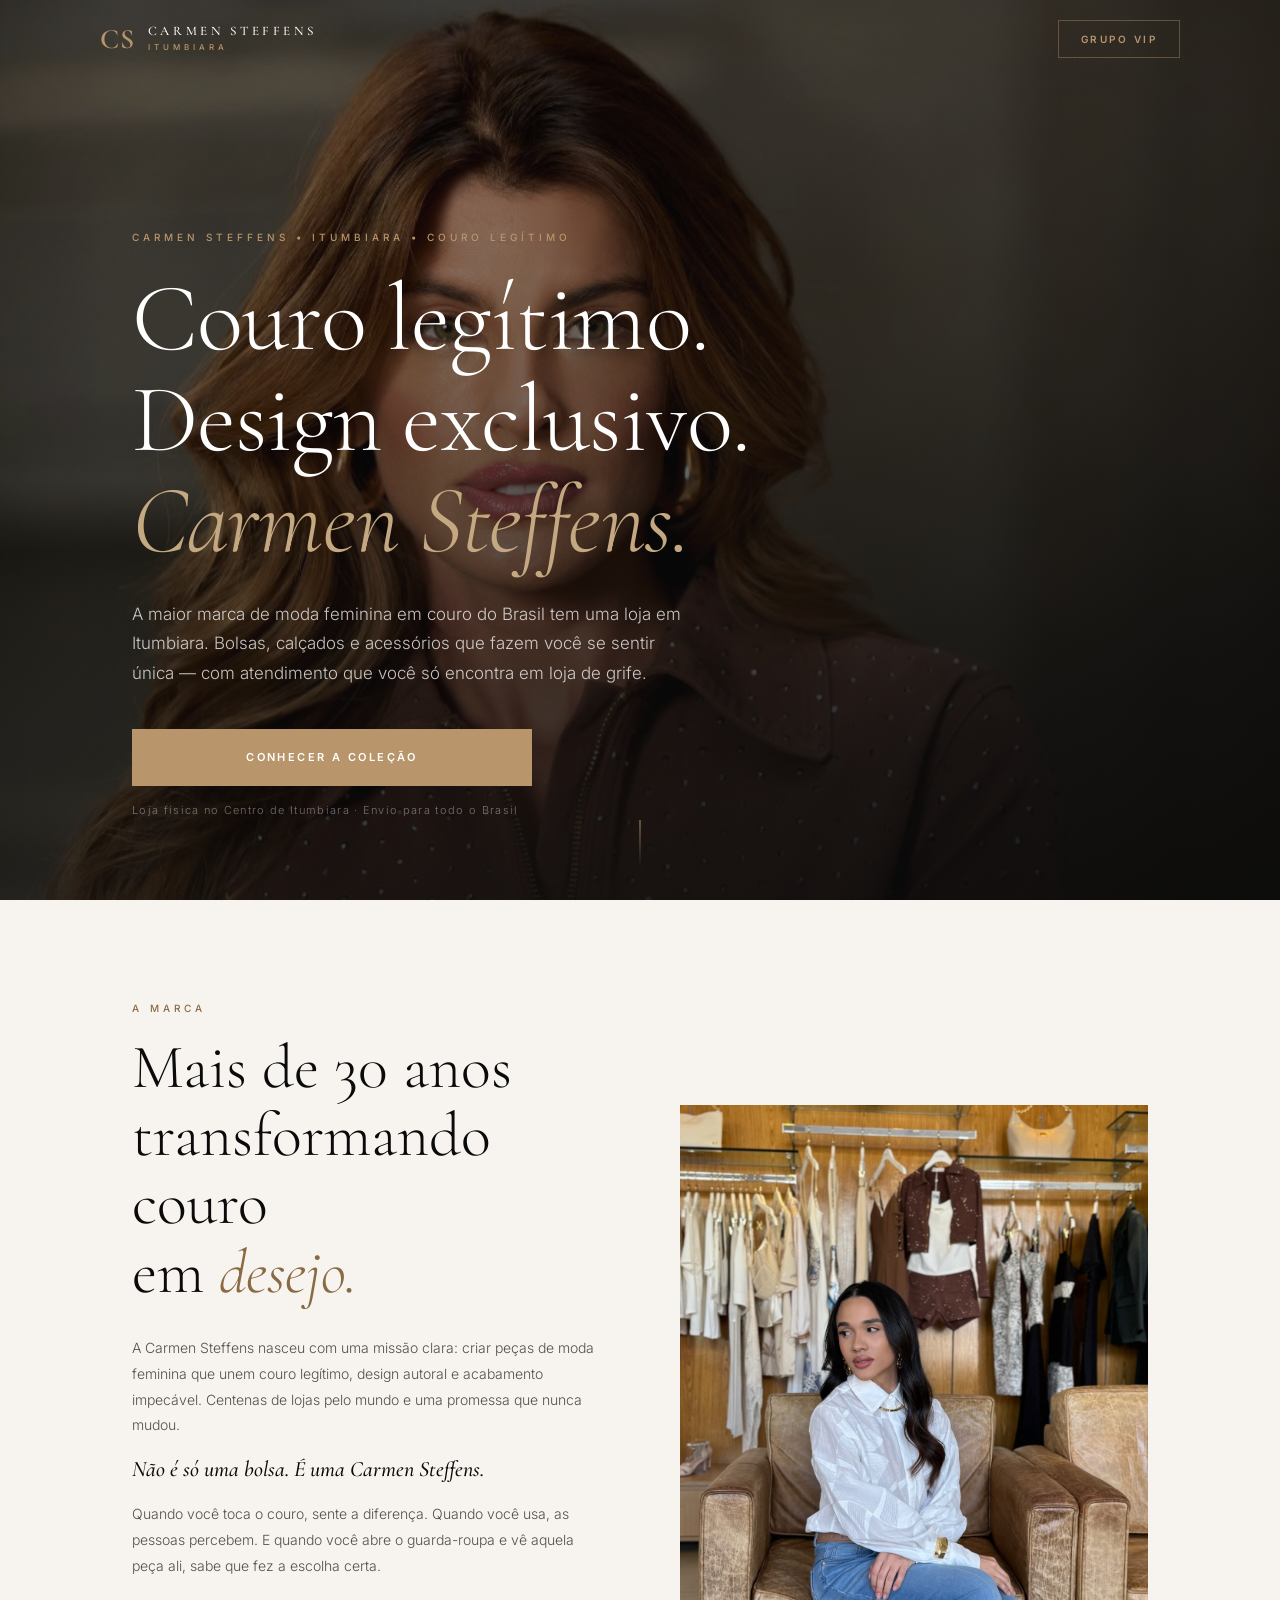
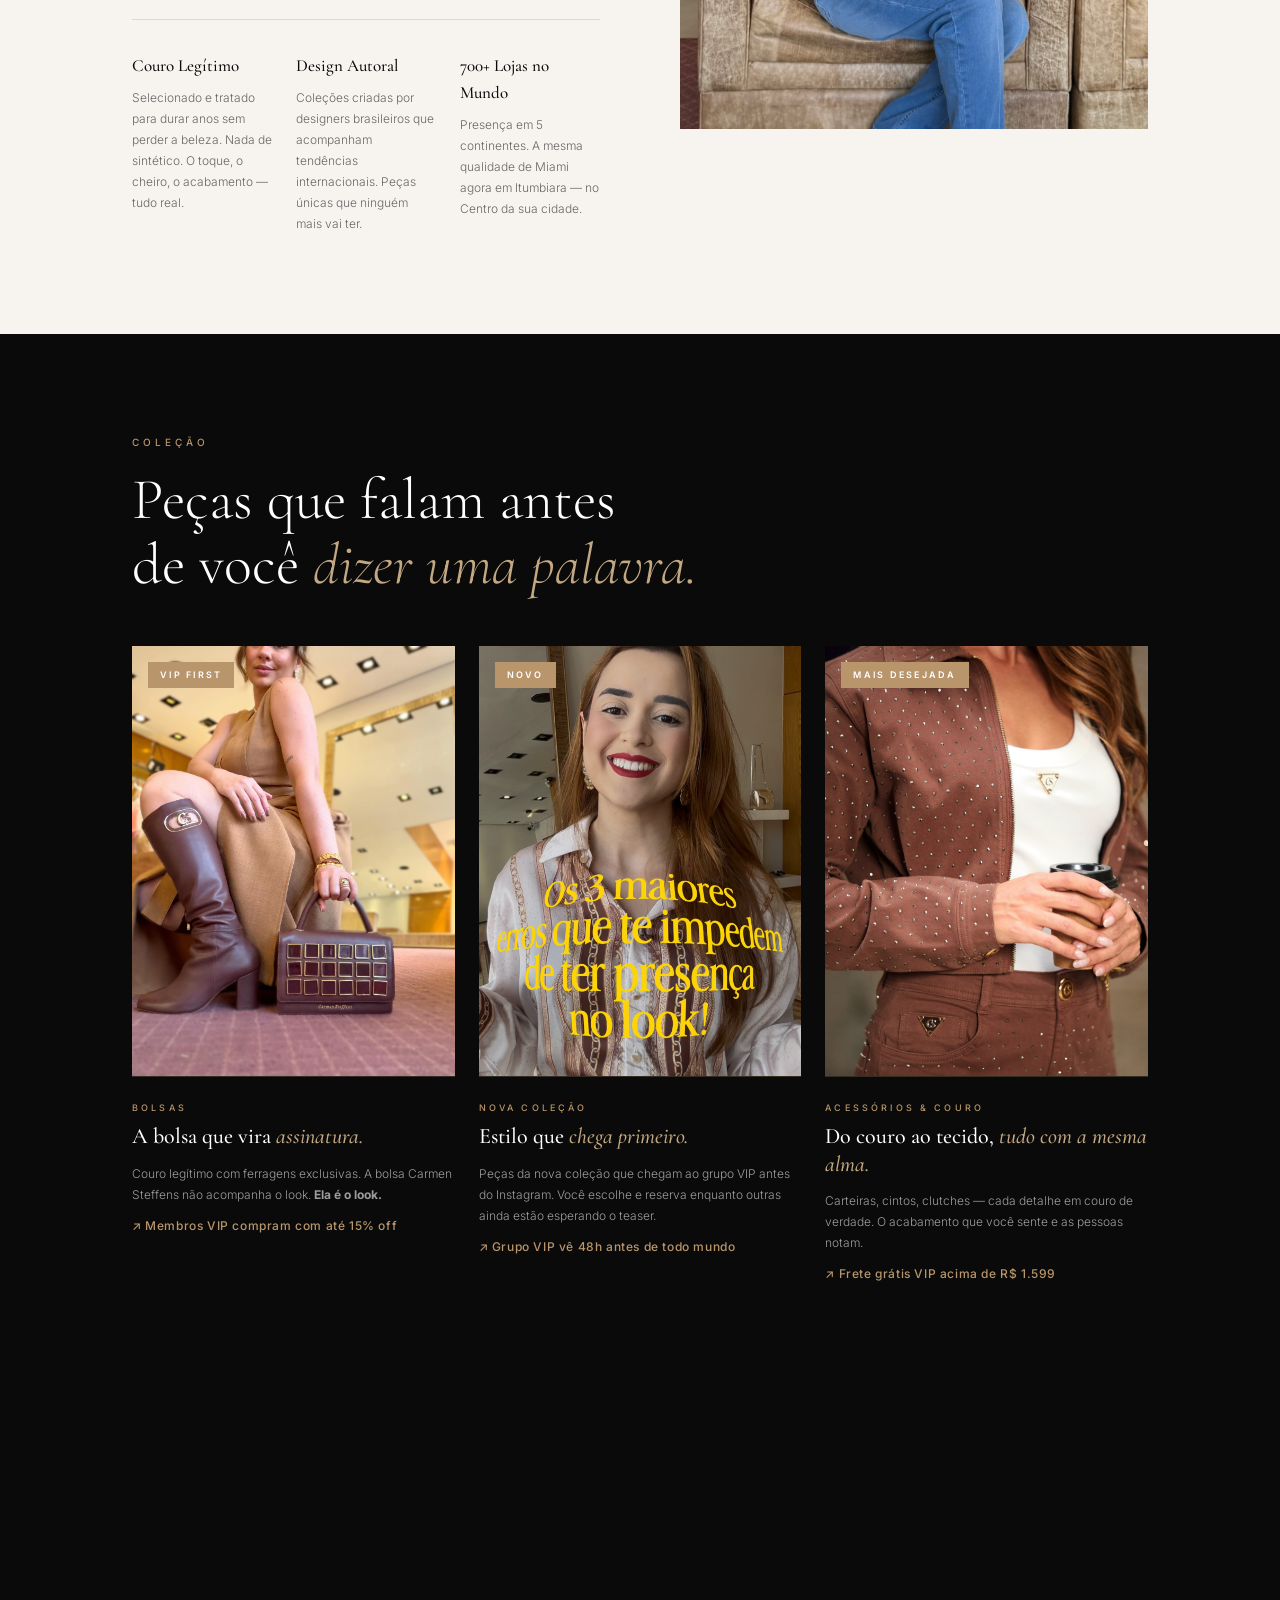
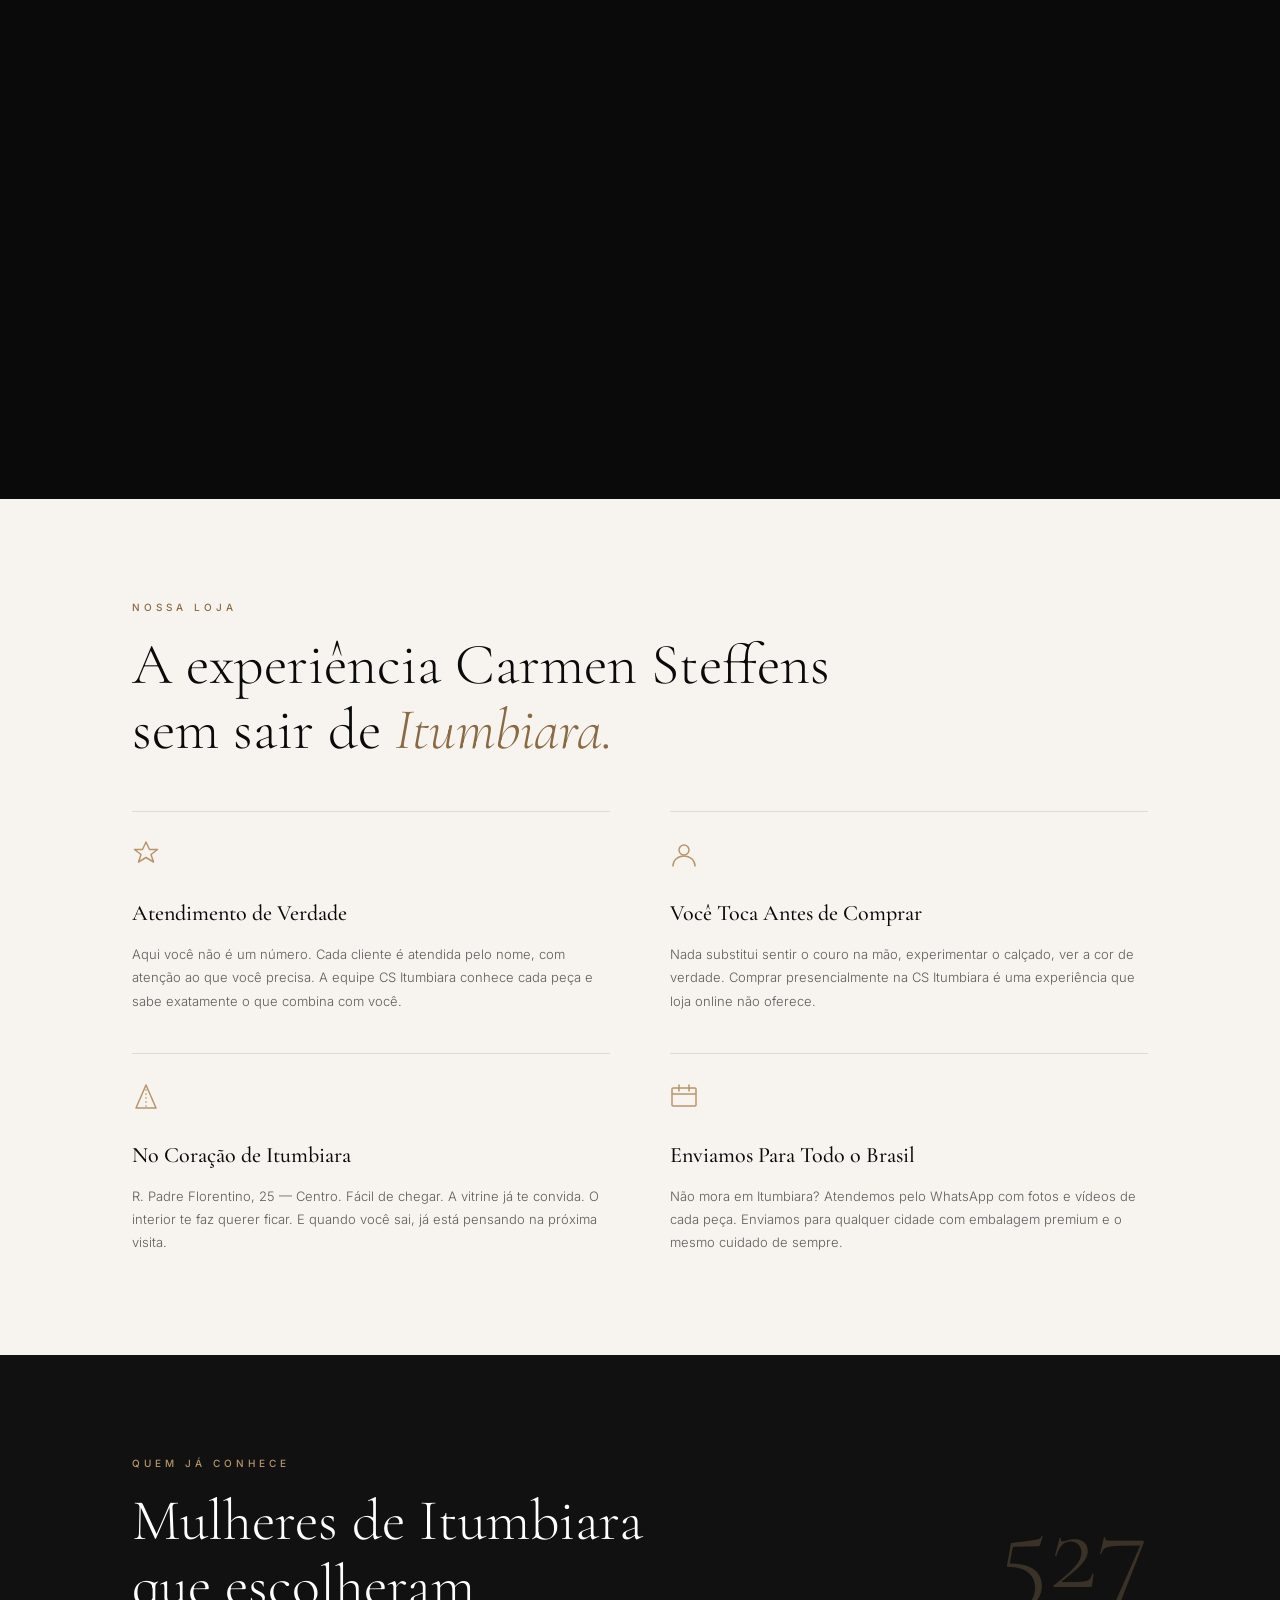
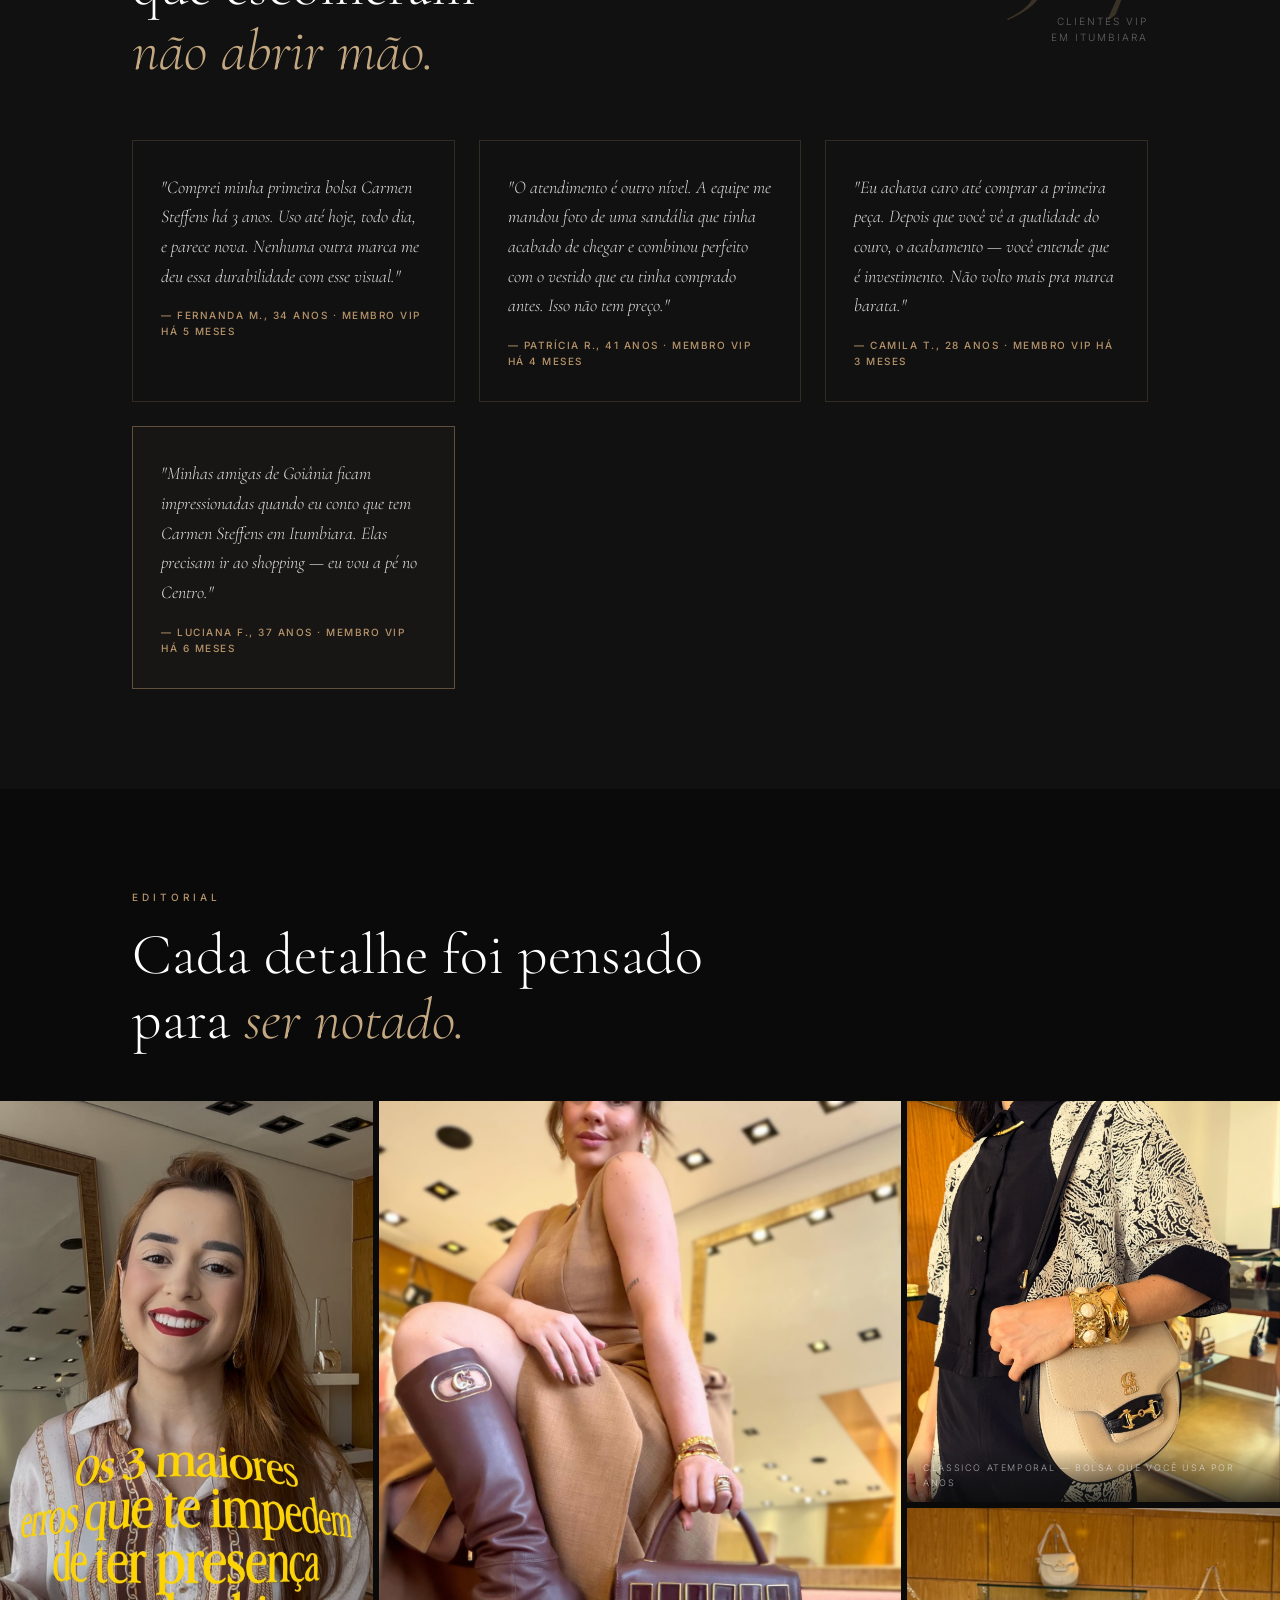
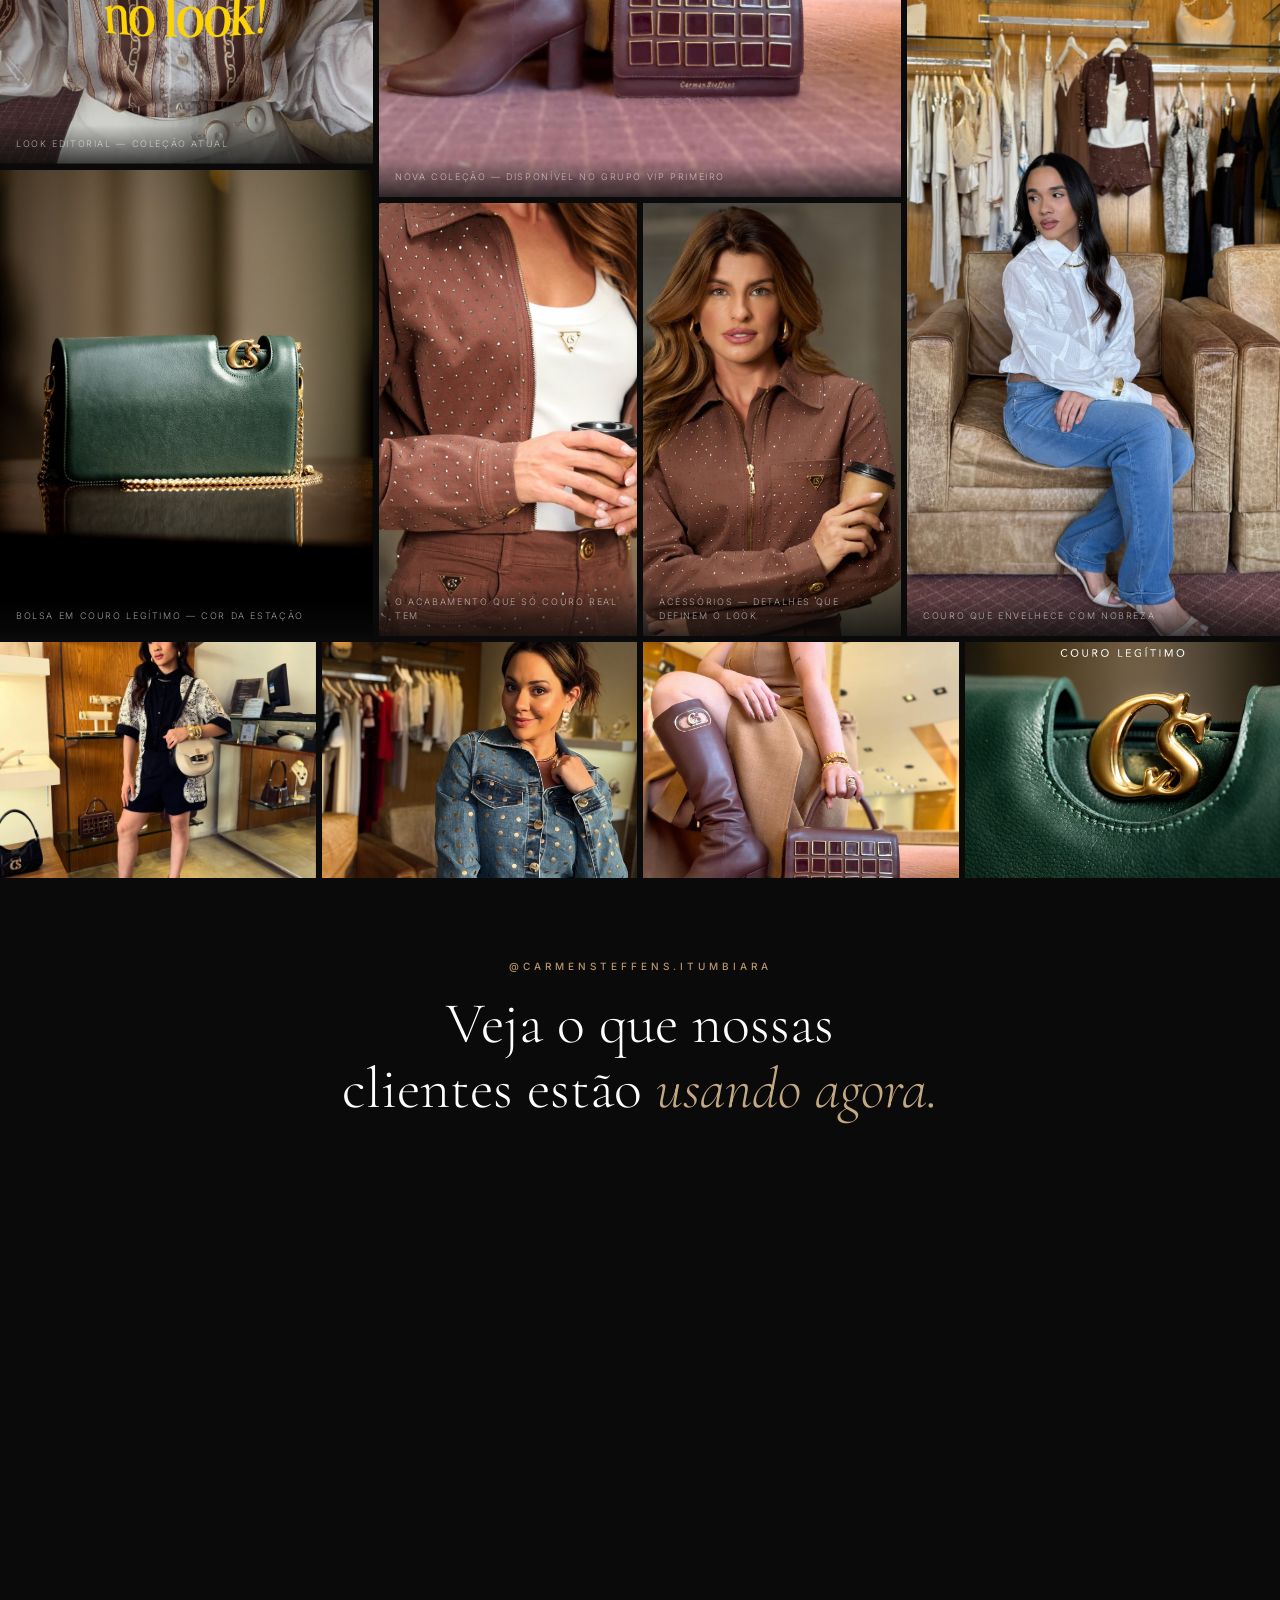
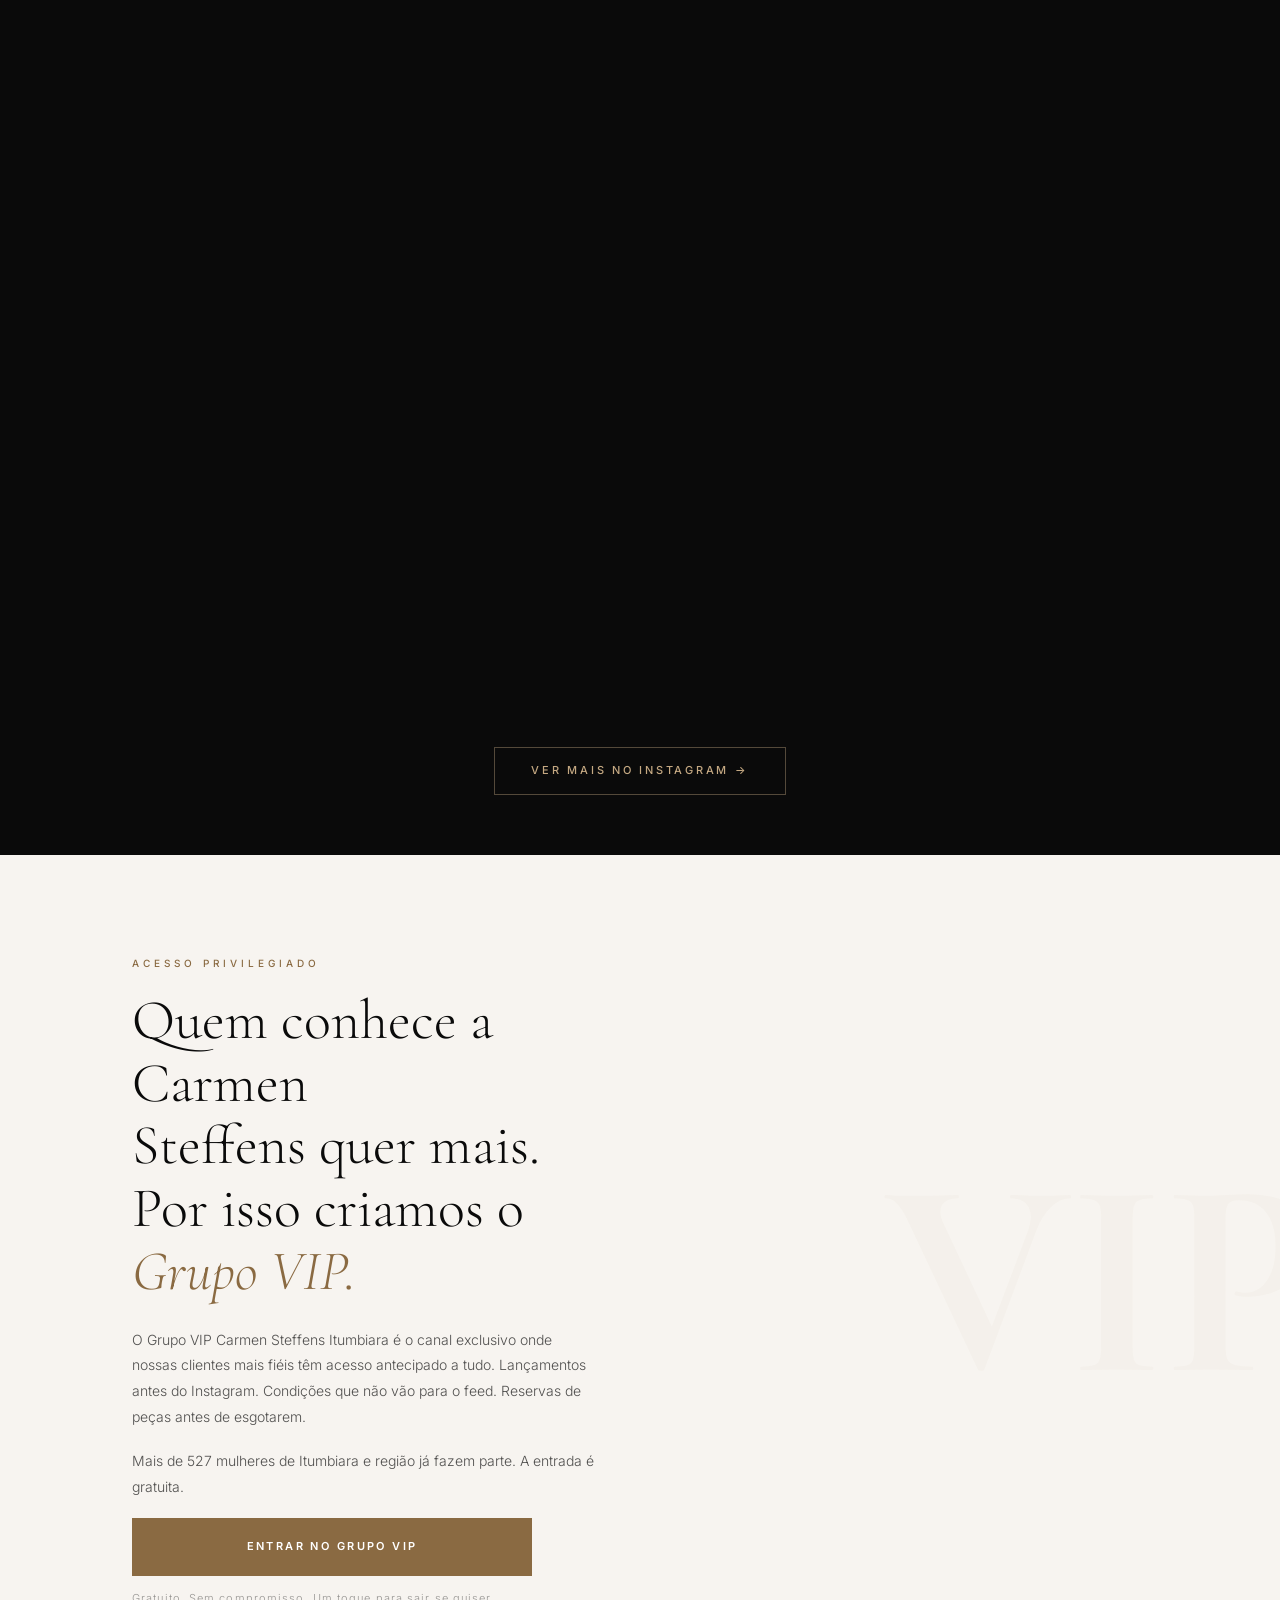
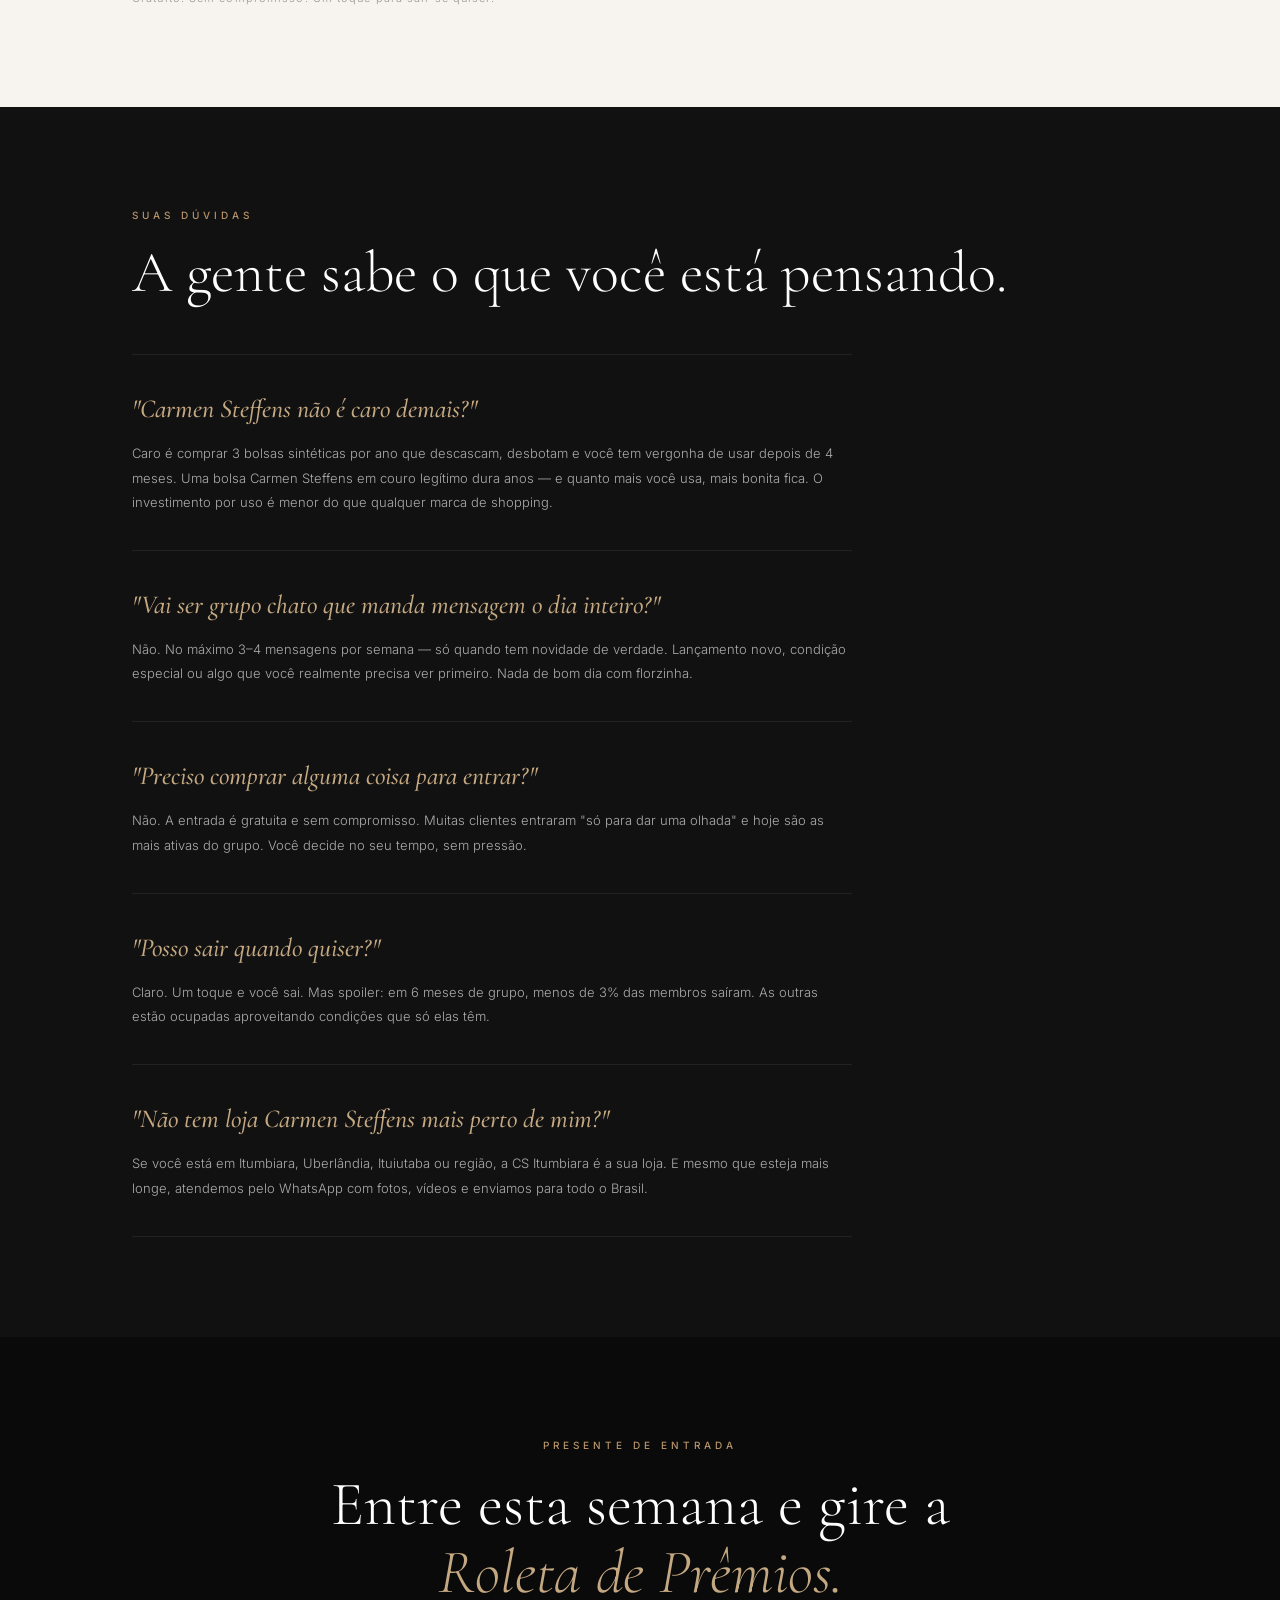
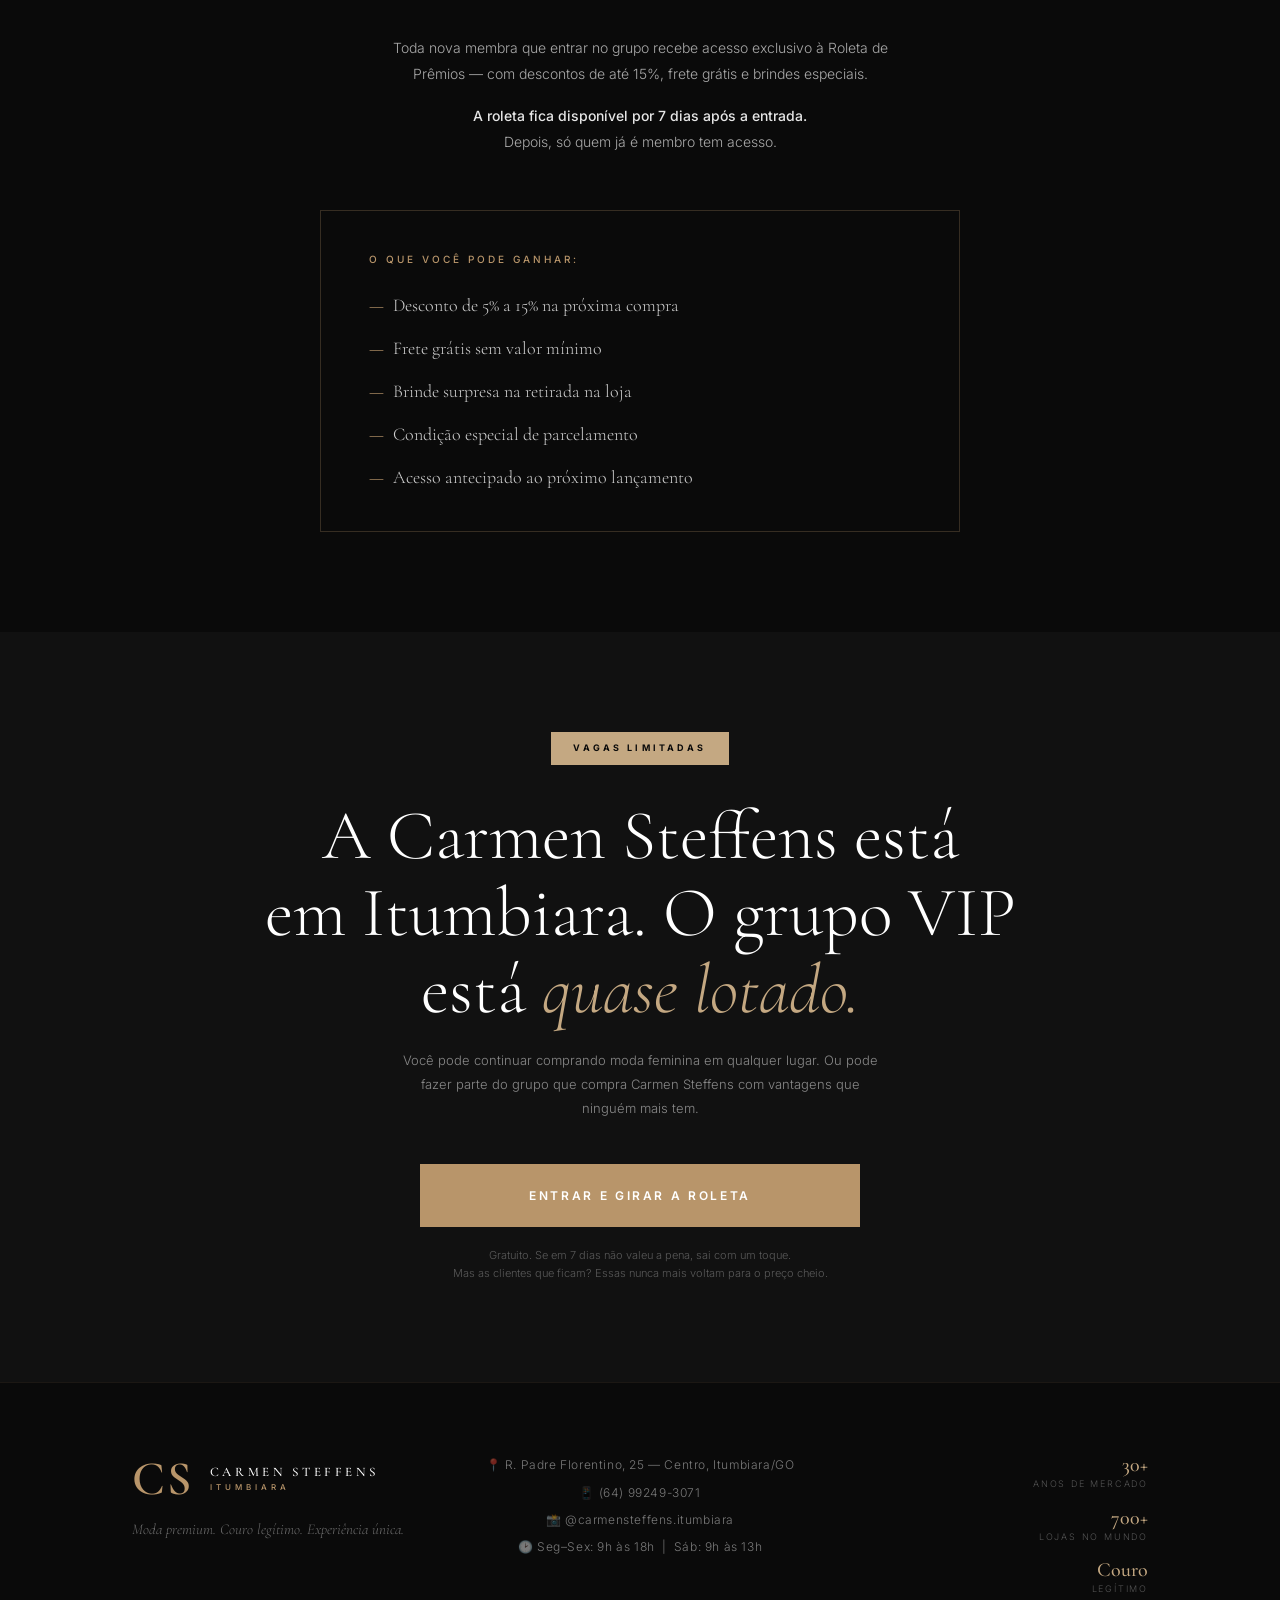
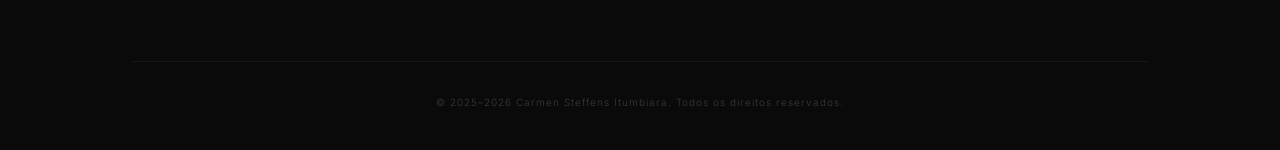
<file: index-captacao.html>
<!DOCTYPE html>
<html lang="pt-BR">
<head>
  <meta charset="UTF-8">
  <meta name="viewport" content="width=device-width, initial-scale=1.0">
  <title>Carmen Steffens Itumbiara — Couro Legítimo. Moda Premium.</title>
  <meta name="description" content="Carmen Steffens Itumbiara. Bolsas, calçados e acessórios em couro legítimo. A maior marca de moda feminina em couro do Brasil agora em Itumbiara/GO.">
  <meta property="og:title" content="Carmen Steffens Itumbiara — Couro Legítimo. Design Exclusivo.">
  <meta property="og:description" content="Não é só uma bolsa. É uma Carmen Steffens. Entre no grupo VIP e compre com vantagens exclusivas.">
  <meta property="og:image" content="images/new-editorial-grande.jpg">
  <meta property="og:type" content="website">
  <link rel="preconnect" href="https://fonts.googleapis.com">
  <link rel="preconnect" href="https://fonts.gstatic.com" crossorigin>
  <link href="https://fonts.googleapis.com/css2?family=Cormorant+Garamond:ital,wght@0,300;0,400;0,500;0,600;0,700;1,300;1,400;1,500&family=Inter:wght@300;400;500;600;700&display=swap" rel="stylesheet">
  <link rel="stylesheet" href="css/style.css">
</head>
<body>

  <!-- NAVBAR -->
  <nav class="navbar" id="navbar">
    <div class="navbar-inner">
      <div class="cs-logo">
        <span class="cs-logo-monogram">CS</span>
        <div class="cs-logo-text">
          <span class="cs-logo-brand">CARMEN STEFFENS</span>
          <span class="cs-logo-city">ITUMBIARA</span>
        </div>
      </div>
      <a href="https://chat.whatsapp.com/LINK_DO_GRUPO" class="btn-nav" target="_blank" rel="noopener">Grupo VIP</a>
    </div>
  </nav>

  <!-- ══ 01 HERO ═══════════════════════════════════════════════ -->
  <section class="hero-full">
    <div class="hero-bg">
      <img src="images/insta-look-03.jpg" alt="Carmen Steffens Itumbiara" class="hero-bg-img">
      <div class="hero-overlay"></div>
    </div>
    <div class="hero-content container">
      <p class="eyebrow">Carmen Steffens &bull; Itumbiara &bull; Couro Legítimo</p>
      <h1 class="hero-headline">
        Couro legítimo.<br>
        Design exclusivo.<br>
        <em>Carmen Steffens.</em>
      </h1>
      <p class="hero-sub">
        A maior marca de moda feminina em couro do Brasil tem uma loja em Itumbiara.
        Bolsas, calçados e acessórios que fazem você se sentir única — com atendimento que você só encontra em loja de grife.
      </p>
      <a href="https://chat.whatsapp.com/LINK_DO_GRUPO" class="btn-cta" onclick="trackCta('hero')" target="_blank" rel="noopener">
        CONHECER A COLEÇÃO
      </a>
      <p class="hero-proof">Loja física no Centro de Itumbiara · Envio para todo o Brasil</p>
    </div>
    <div class="hero-scroll-hint"><span></span></div>
  </section>

  <!-- ══ 02 SOBRE A CS (fundo claro) ══════════════════════════ -->
  <section class="brand-statement brand-statement--light">
    <div class="container">
      <div class="brand-grid">
        <div class="brand-copy">
          <p class="section-label section-label--dark">A marca</p>
          <h2 class="brand-title brand-title--dark">
            Mais de 30 anos<br>
            transformando couro<br>
            em <em>desejo.</em>
          </h2>
          <p class="brand-body brand-body--dark">
            A Carmen Steffens nasceu com uma missão clara: criar peças de moda feminina que unem
            couro legítimo, design autoral e acabamento impecável. Centenas de lojas pelo mundo
            e uma promessa que nunca mudou.
          </p>
          <p class="brand-body brand-body--dark brand-body--highlight">
            Não é só uma bolsa. É uma Carmen Steffens.
          </p>
          <p class="brand-body brand-body--dark">
            Quando você toca o couro, sente a diferença. Quando você usa, as pessoas percebem.
            E quando você abre o guarda-roupa e vê aquela peça ali, sabe que fez a escolha certa.
          </p>
          <div class="brand-details">
            <div class="brand-detail-item">
              <h4>Couro Legítimo</h4>
              <p>Selecionado e tratado para durar anos sem perder a beleza. Nada de sintético. O toque, o cheiro, o acabamento — tudo real.</p>
            </div>
            <div class="brand-detail-item">
              <h4>Design Autoral</h4>
              <p>Coleções criadas por designers brasileiros que acompanham tendências internacionais. Peças únicas que ninguém mais vai ter.</p>
            </div>
            <div class="brand-detail-item">
              <h4>700+ Lojas no Mundo</h4>
              <p>Presença em 5 continentes. A mesma qualidade de Miami agora em Itumbiara — no Centro da sua cidade.</p>
            </div>
          </div>
        </div>
        <div class="brand-image">
          <img src="images/insta-look-05.jpg" alt="Coleção Carmen Steffens Itumbiara">
        </div>
      </div>
    </div>
  </section>

  <!-- ══ 03 PRODUTOS ════════════════════════════════════════════ -->
  <section class="products">
    <div class="container">
      <p class="section-label">Coleção</p>
      <h2 class="section-title">
        Peças que falam antes<br>
        de você <em>dizer uma palavra.</em>
      </h2>
      <div class="products-grid">

        <article class="product-card">
          <div class="product-img-wrap">
            <img src="images/insta-bolsa-principal.jpg" alt="Bolsa CS couro legítimo" loading="lazy">
            <span class="product-badge">VIP FIRST</span>
          </div>
          <div class="product-info">
            <span class="product-category">Bolsas</span>
            <h3>A bolsa que vira <em>assinatura.</em></h3>
            <p>Couro legítimo com ferragens exclusivas. A bolsa Carmen Steffens não acompanha o look. <strong>Ela é o look.</strong></p>
            <p class="product-cta-text">↗ Membros VIP compram com até 15% off</p>
          </div>
        </article>

        <article class="product-card product-card--featured">
          <div class="product-img-wrap">
            <img src="images/insta-look-01.jpg" alt="Look Carmen Steffens Itumbiara" loading="lazy">
            <span class="product-badge">NOVO</span>
          </div>
          <div class="product-info">
            <span class="product-category">Nova Coleção</span>
            <h3>Estilo que <em>chega primeiro.</em></h3>
            <p>Peças da nova coleção que chegam ao grupo VIP antes do Instagram. Você escolhe e reserva enquanto outras ainda estão esperando o teaser.</p>
            <p class="product-cta-text">↗ Grupo VIP vê 48h antes de todo mundo</p>
          </div>
        </article>

        <article class="product-card">
          <div class="product-img-wrap">
            <img src="images/insta-look-02.jpg" alt="Acessórios Carmen Steffens" loading="lazy">
            <span class="product-badge">MAIS DESEJADA</span>
          </div>
          <div class="product-info">
            <span class="product-category">Acessórios &amp; Couro</span>
            <h3>Do couro ao tecido, <em>tudo com a mesma alma.</em></h3>
            <p>Carteiras, cintos, clutches — cada detalhe em couro de verdade. O acabamento que você sente e as pessoas notam.</p>
            <p class="product-cta-text">↗ Frete grátis VIP acima de R$&nbsp;1.599</p>
          </div>
        </article>

        <article class="product-card">
          <div class="product-img-wrap">
            <img src="images/insta-look-04.jpg" alt="Coleção premium Carmen Steffens" loading="lazy">
          </div>
          <div class="product-info">
            <span class="product-category">Premium</span>
            <h3>Investimento que <em>valoriza com o tempo.</em></h3>
            <p>Couro legítimo envelhece com nobreza. Cada peça CS fica mais bonita conforme você usa — não o contrário.</p>
            <p class="product-cta-text">↗ Condição especial de parcelamento para membros</p>
          </div>
        </article>

        <article class="product-card">
          <div class="product-img-wrap">
            <img src="images/new-produto-c.jpg" alt="Carmen Steffens couro natural" loading="lazy">
            <span class="product-badge">EXCLUSIVO</span>
          </div>
          <div class="product-info">
            <span class="product-category">Couro Natural</span>
            <h3>O toque que você <em>não esquece.</em></h3>
            <p>Couro selecionado e tratado com processo artesanal. Cada peça é única — com variações naturais que comprovam a autenticidade.</p>
            <p class="product-cta-text">↗ Experimente na loja ou veja pelo WhatsApp</p>
          </div>
        </article>

        <article class="product-card">
          <div class="product-img-wrap">
            <img src="images/insta-look-05.jpg" alt="Carmen Steffens calçados" loading="lazy">
          </div>
          <div class="product-info">
            <span class="product-category">Calçados</span>
            <h3>Cada passo com <em>mais confiança.</em></h3>
            <p>Calçados Carmen Steffens combinam couro legítimo com conforto real. Do salto ao flat, todas com o mesmo acabamento de grife.</p>
            <p class="product-cta-text">↗ Experimente na loja — R. Padre Florentino, 25</p>
          </div>
        </article>

      </div>
    </div>
  </section>

  <!-- ══ 04 POR QUE CS ITUMBIARA (fundo claro) ════════════════ -->
  <section class="why-cs why-cs--light">
    <div class="container">
      <p class="section-label section-label--dark">Nossa loja</p>
      <h2 class="section-title section-title--dark">
        A experiência Carmen Steffens<br>
        sem sair de <em class="em--warm">Itumbiara.</em>
      </h2>
      <div class="why-grid">
        <div class="why-card why-card--dark">
          <div class="why-icon">
            <svg width="28" height="28" viewBox="0 0 28 28" fill="none"><path d="M14 2L10.5 9.5H2.5L9 14.5L6.5 22L14 17.5L21.5 22L19 14.5L25.5 9.5H17.5L14 2Z" stroke="#B8956A" stroke-width="1.5" stroke-linejoin="round"/></svg>
          </div>
          <h3>Atendimento de Verdade</h3>
          <p>Aqui você não é um número. Cada cliente é atendida pelo nome, com atenção ao que você precisa. A equipe CS Itumbiara conhece cada peça e sabe exatamente o que combina com você.</p>
        </div>
        <div class="why-card why-card--dark">
          <div class="why-icon">
            <svg width="28" height="28" viewBox="0 0 28 28" fill="none"><circle cx="14" cy="10" r="5" stroke="#B8956A" stroke-width="1.5"/><path d="M3 26C3 20 7.9 16 14 16C20.1 16 25 20 25 26" stroke="#B8956A" stroke-width="1.5" stroke-linecap="round"/></svg>
          </div>
          <h3>Você Toca Antes de Comprar</h3>
          <p>Nada substitui sentir o couro na mão, experimentar o calçado, ver a cor de verdade. Comprar presencialmente na CS Itumbiara é uma experiência que loja online não oferece.</p>
        </div>
        <div class="why-card why-card--dark">
          <div class="why-icon">
            <svg width="28" height="28" viewBox="0 0 28 28" fill="none"><path d="M14 3L4 26H24L14 3Z" stroke="#B8956A" stroke-width="1.5" stroke-linejoin="round"/><line x1="14" y1="3" x2="14" y2="26" stroke="#B8956A" stroke-width="1" stroke-dasharray="2 2"/></svg>
          </div>
          <h3>No Coração de Itumbiara</h3>
          <p>R. Padre Florentino, 25 — Centro. Fácil de chegar. A vitrine já te convida. O interior te faz querer ficar. E quando você sai, já está pensando na próxima visita.</p>
        </div>
        <div class="why-card why-card--dark">
          <div class="why-icon">
            <svg width="28" height="28" viewBox="0 0 28 28" fill="none"><rect x="2" y="6" width="24" height="18" rx="1" stroke="#B8956A" stroke-width="1.5"/><path d="M2 12H26" stroke="#B8956A" stroke-width="1.5"/><path d="M9 3V9M19 3V9" stroke="#B8956A" stroke-width="1.5" stroke-linecap="round"/></svg>
          </div>
          <h3>Enviamos Para Todo o Brasil</h3>
          <p>Não mora em Itumbiara? Atendemos pelo WhatsApp com fotos e vídeos de cada peça. Enviamos para qualquer cidade com embalagem premium e o mesmo cuidado de sempre.</p>
        </div>
      </div>
    </div>
  </section>

  <!-- ══ 05 PROVA SOCIAL ════════════════════════════════════════ -->
  <section class="social-proof">
    <div class="container">
      <p class="section-label">Quem já conhece</p>
      <div class="proof-headline-row">
        <h2 class="section-title proof-title">
          Mulheres de Itumbiara<br>
          que escolheram<br>
          <em>não abrir mão.</em>
        </h2>
        <div class="proof-number">
          <span class="proof-big-num">527</span>
          <span class="proof-big-label">clientes VIP<br>em Itumbiara</span>
        </div>
      </div>
      <div class="testimonials-grid">
        <div class="testimonial-card">
          <blockquote>"Comprei minha primeira bolsa Carmen Steffens há 3 anos. Uso até hoje, todo dia, e parece nova. Nenhuma outra marca me deu essa durabilidade com esse visual."</blockquote>
          <cite>— Fernanda M., 34 anos · Membro VIP há 5 meses</cite>
        </div>
        <div class="testimonial-card">
          <blockquote>"O atendimento é outro nível. A equipe me mandou foto de uma sandália que tinha acabado de chegar e combinou perfeito com o vestido que eu tinha comprado antes. Isso não tem preço."</blockquote>
          <cite>— Patrícia R., 41 anos · Membro VIP há 4 meses</cite>
        </div>
        <div class="testimonial-card">
          <blockquote>"Eu achava caro até comprar a primeira peça. Depois que você vê a qualidade do couro, o acabamento — você entende que é investimento. Não volto mais pra marca barata."</blockquote>
          <cite>— Camila T., 28 anos · Membro VIP há 3 meses</cite>
        </div>
        <div class="testimonial-card testimonial-card--highlight">
          <blockquote>"Minhas amigas de Goiânia ficam impressionadas quando eu conto que tem Carmen Steffens em Itumbiara. Elas precisam ir ao shopping — eu vou a pé no Centro."</blockquote>
          <cite>— Luciana F., 37 anos · Membro VIP há 6 meses</cite>
        </div>
      </div>
    </div>
  </section>

  <!-- ══ 06 GALERIA EDITORIAL (8 fotos) ════════════════════════ -->
  <section class="gallery-editorial">
    <div class="container gallery-editorial-header">
      <p class="section-label">Editorial</p>
      <h2 class="section-title">
        Cada detalhe foi pensado<br>
        para <em>ser notado.</em>
      </h2>
    </div>
    <div class="gallery-mega-grid">
      <!-- Coluna esquerda: 1 tall + 1 -->
      <div class="gmg-col gmg-col--left">
        <figure class="gmg-item gmg-item--tall">
          <img src="images/insta-look-01.jpg" alt="Editorial Carmen Steffens" loading="lazy">
          <figcaption>Look editorial — Coleção atual</figcaption>
        </figure>
        <figure class="gmg-item">
          <img src="images/gallery-01-bolsa-verde.jpg" alt="Bolsa verde couro legítimo" loading="lazy">
          <figcaption>Bolsa em couro legítimo — cor da estação</figcaption>
        </figure>
      </div>
      <!-- Centro: 1 wide + 2 -->
      <div class="gmg-col gmg-col--center">
        <figure class="gmg-item gmg-item--wide">
          <img src="images/insta-bolsa-principal.jpg" alt="Nova Coleção CS Itumbiara" loading="lazy">
          <figcaption>Nova Coleção — disponível no grupo VIP primeiro</figcaption>
        </figure>
        <div class="gmg-row">
          <figure class="gmg-item">
            <img src="images/insta-look-02.jpg" alt="Detalhe couro CS" loading="lazy">
            <figcaption>O acabamento que só couro real tem</figcaption>
          </figure>
          <figure class="gmg-item">
            <img src="images/insta-look-03.jpg" alt="Acessórios CS" loading="lazy">
            <figcaption>Acessórios — detalhes que definem o look</figcaption>
          </figure>
        </div>
      </div>
      <!-- Coluna direita: 1 + 1 tall -->
      <div class="gmg-col gmg-col--right">
        <figure class="gmg-item">
          <img src="images/gallery-05-bolsa-bege.jpg" alt="Bolsa bege CS" loading="lazy">
          <figcaption>Clássico atemporal — bolsa que você usa por anos</figcaption>
        </figure>
        <figure class="gmg-item gmg-item--tall">
          <img src="images/insta-look-05.jpg" alt="Coleção premium CS" loading="lazy">
          <figcaption>Couro que envelhece com nobreza</figcaption>
        </figure>
      </div>
    </div>
    <div class="gallery-life-strip">
      <figure class="gls-item">
        <img src="images/gallery-04-lifestyle-loja.jpg" alt="Experiência Carmen Steffens Itumbiara" loading="lazy">
      </figure>
      <figure class="gls-item">
        <img src="images/insta-look-04.jpg" alt="Look exclusivo CS" loading="lazy">
      </figure>
      <figure class="gls-item">
        <img src="images/new-colecao-destaque.jpg" alt="Destaque da coleção" loading="lazy">
      </figure>
      <figure class="gls-item">
        <img src="images/gallery-06-logo-cs.jpg" alt="Carmen Steffens — Couro Legítimo" loading="lazy">
      </figure>
    </div>
  </section>

  <!-- ══ 06b LOOKBOOK INSTAGRAM ═════════════════════════════════ -->
  <section class="lookbook">
    <div class="container lookbook-header">
      <p class="section-label">@carmensteffens.itumbiara</p>
      <h2 class="section-title">
        Veja o que nossas<br>
        clientes estão <em>usando agora.</em>
      </h2>
    </div>
    <div class="lookbook-grid">
      <figure class="lbk-item">
        <img src="images/insta-vitrine-01.jpg" alt="Carmen Steffens Itumbiara" loading="lazy">
        <div class="lbk-overlay"><span>Ver no Instagram ↗</span></div>
      </figure>
      <figure class="lbk-item lbk-item--tall">
        <img src="images/new-produto-e.jpg" alt="Carmen Steffens couro" loading="lazy">
        <div class="lbk-overlay"><span>Ver no Instagram ↗</span></div>
      </figure>
      <figure class="lbk-item">
        <img src="images/insta-vitrine-02.jpg" alt="Carmen Steffens produto" loading="lazy">
        <div class="lbk-overlay"><span>Ver no Instagram ↗</span></div>
      </figure>
      <figure class="lbk-item lbk-item--wide">
        <img src="images/new-editorial-grande.jpg" alt="Carmen Steffens editorial" loading="lazy">
        <div class="lbk-overlay"><span>Ver no Instagram ↗</span></div>
      </figure>
      <figure class="lbk-item">
        <img src="images/gallery-03-detalhe-jaqueta.jpg" alt="Detalhe couro CS" loading="lazy">
        <div class="lbk-overlay"><span>Ver no Instagram ↗</span></div>
      </figure>
      <figure class="lbk-item">
        <img src="images/new-produto-d.jpg" alt="Acessórios Carmen Steffens" loading="lazy">
        <div class="lbk-overlay"><span>Ver no Instagram ↗</span></div>
      </figure>
      <figure class="lbk-item lbk-item--tall">
        <img src="images/gallery-02-editorial-modelo.jpg" alt="Look Carmen Steffens" loading="lazy">
        <div class="lbk-overlay"><span>Ver no Instagram ↗</span></div>
      </figure>
      <figure class="lbk-item">
        <img src="images/insta-vitrine-03.jpg" alt="Carmen Steffens vitrine" loading="lazy">
        <div class="lbk-overlay"><span>Ver no Instagram ↗</span></div>
      </figure>
    </div>
    <div class="lookbook-cta">
      <a href="https://www.instagram.com/carmensteffens.itumbiara" class="btn-ghost" target="_blank" rel="noopener">
        Ver mais no Instagram →
      </a>
    </div>
  </section>

  <!-- ══ 07 EXPERIÊNCIA VIP (fundo claro) ══════════════════════ -->
  <section class="vip-experience vip-experience--light">
    <div class="container">
      <div class="vip-inner">
        <div class="vip-copy">
          <p class="section-label section-label--dark">Acesso privilegiado</p>
          <h2 class="vip-title vip-title--dark">
            Quem conhece a Carmen<br>
            Steffens quer mais.<br>
            Por isso criamos o<br>
            <em class="em--warm">Grupo VIP.</em>
          </h2>
          <p class="vip-body vip-body--dark">
            O Grupo VIP Carmen Steffens Itumbiara é o canal exclusivo onde nossas clientes
            mais fiéis têm acesso antecipado a tudo. Lançamentos antes do Instagram.
            Condições que não vão para o feed. Reservas de peças antes de esgotarem.
          </p>
          <p class="vip-body vip-body--dark">
            Mais de 527 mulheres de Itumbiara e região já fazem parte. A entrada é gratuita.
          </p>
          <a href="https://chat.whatsapp.com/LINK_DO_GRUPO" class="btn-cta btn-cta--warm" onclick="trackCta('vip')" target="_blank" rel="noopener">
            ENTRAR NO GRUPO VIP
          </a>
          <p class="vip-microcopy">Gratuito. Sem compromisso. Um toque para sair se quiser.</p>
        </div>
        <div class="vip-benefits">
          <div class="vip-benefit-item"><span class="vip-check">✓</span><span>Lançamentos 48h antes do Instagram</span></div>
          <div class="vip-benefit-item"><span class="vip-check">✓</span><span>Descontos de até 15% exclusivos do grupo</span></div>
          <div class="vip-benefit-item"><span class="vip-check">✓</span><span>Frete grátis em compras acima de R$&nbsp;1.599</span></div>
          <div class="vip-benefit-item"><span class="vip-check">✓</span><span>Reserva de peças antes de esgotarem</span></div>
          <div class="vip-benefit-item"><span class="vip-check">✓</span><span>Atendimento direto com a equipe CS</span></div>
          <div class="vip-benefit-item"><span class="vip-check">✓</span><span>Ofertas relâmpago só para membros</span></div>
          <div class="vip-benefit-item"><span class="vip-check">✓</span><span>Convites para eventos e lançamentos na loja</span></div>
        </div>
      </div>
    </div>
  </section>

  <!-- ══ 08 ANTI-OBJEÇÃO ════════════════════════════════════════ -->
  <section class="anti-objection">
    <div class="container">
      <p class="section-label">Suas dúvidas</p>
      <h2 class="section-title" style="margin-bottom:48px">A gente sabe o que você está pensando.</h2>
      <div class="ao-grid">
        <div class="ao-card">
          <p class="ao-question">"Carmen Steffens não é caro demais?"</p>
          <p class="ao-answer">Caro é comprar 3 bolsas sintéticas por ano que descascam, desbotam e você tem vergonha de usar depois de 4 meses. Uma bolsa Carmen Steffens em couro legítimo dura anos — e quanto mais você usa, mais bonita fica. O investimento por uso é menor do que qualquer marca de shopping.</p>
        </div>
        <div class="ao-card">
          <p class="ao-question">"Vai ser grupo chato que manda mensagem o dia inteiro?"</p>
          <p class="ao-answer">Não. No máximo 3–4 mensagens por semana — só quando tem novidade de verdade. Lançamento novo, condição especial ou algo que você realmente precisa ver primeiro. Nada de bom dia com florzinha.</p>
        </div>
        <div class="ao-card">
          <p class="ao-question">"Preciso comprar alguma coisa para entrar?"</p>
          <p class="ao-answer">Não. A entrada é gratuita e sem compromisso. Muitas clientes entraram "só para dar uma olhada" e hoje são as mais ativas do grupo. Você decide no seu tempo, sem pressão.</p>
        </div>
        <div class="ao-card">
          <p class="ao-question">"Posso sair quando quiser?"</p>
          <p class="ao-answer">Claro. Um toque e você sai. Mas spoiler: em 6 meses de grupo, menos de 3% das membros saíram. As outras estão ocupadas aproveitando condições que só elas têm.</p>
        </div>
        <div class="ao-card">
          <p class="ao-question">"Não tem loja Carmen Steffens mais perto de mim?"</p>
          <p class="ao-answer">Se você está em Itumbiara, Uberlândia, Ituiutaba ou região, a CS Itumbiara é a sua loja. E mesmo que esteja mais longe, atendemos pelo WhatsApp com fotos, vídeos e enviamos para todo o Brasil.</p>
        </div>
      </div>
    </div>
  </section>

  <!-- ══ 09 BÔNUS / ROLETA ══════════════════════════════════════ -->
  <section class="bonus">
    <div class="container">
      <div class="bonus-inner">
        <p class="section-label">Presente de entrada</p>
        <h2 class="bonus-title">Entre esta semana e gire a <em>Roleta de Prêmios.</em></h2>
        <p class="bonus-desc">Toda nova membra que entrar no grupo recebe acesso exclusivo à Roleta de Prêmios — com descontos de até 15%, frete grátis e brindes especiais.</p>
        <p class="bonus-desc"><strong>A roleta fica disponível por 7 dias após a entrada.</strong><br>Depois, só quem já é membro tem acesso.</p>
        <div class="bonus-prizes">
          <p class="bonus-prizes-title">O que você pode ganhar:</p>
          <ul>
            <li class="bonus-prize-item">Desconto de 5% a 15% na próxima compra</li>
            <li class="bonus-prize-item">Frete grátis sem valor mínimo</li>
            <li class="bonus-prize-item">Brinde surpresa na retirada na loja</li>
            <li class="bonus-prize-item">Condição especial de parcelamento</li>
            <li class="bonus-prize-item">Acesso antecipado ao próximo lançamento</li>
          </ul>
        </div>
      </div>
    </div>
  </section>

  <!-- ══ 10 CTA FINAL ═══════════════════════════════════════════ -->
  <section class="cta-final">
    <div class="container">
      <div class="urgency-badge">VAGAS LIMITADAS</div>
      <h2 class="cta-final-title">
        A Carmen Steffens está<br>
        em Itumbiara. O grupo VIP<br>
        está <em>quase lotado.</em>
      </h2>
      <p class="cta-final-sub">
        Você pode continuar comprando moda feminina em qualquer lugar.
        Ou pode fazer parte do grupo que compra Carmen Steffens com vantagens que ninguém mais tem.
      </p>
      <a href="https://chat.whatsapp.com/LINK_DO_GRUPO" class="btn-cta btn-cta-final" onclick="trackCta('cta-final')" target="_blank" rel="noopener">
        ENTRAR E GIRAR A ROLETA
      </a>
      <p class="cta-guarantee">
        Gratuito. Se em 7 dias não valeu a pena, sai com um toque.<br>
        Mas as clientes que ficam? Essas nunca mais voltam para o preço cheio.
      </p>
    </div>
  </section>

  <!-- ══ 11 FOOTER ══════════════════════════════════════════════ -->
  <footer class="footer">
    <div class="container footer-inner">
      <div class="footer-logo-block">
        <div class="cs-logo cs-logo--footer">
          <span class="cs-logo-monogram cs-logo-monogram--lg">CS</span>
          <div class="cs-logo-text">
            <span class="cs-logo-brand">CARMEN STEFFENS</span>
            <span class="cs-logo-city">ITUMBIARA</span>
          </div>
        </div>
        <p class="footer-tagline">Moda premium. Couro legítimo. Experiência única.</p>
      </div>
      <div class="footer-info-block">
        <address class="footer-address">
          <span>&#128205; R. Padre Florentino, 25 — Centro, Itumbiara/GO</span>
          <span>&#128241; (64) 99249-3071</span>
          <span>&#128248; @carmensteffens.itumbiara</span>
          <span>&#128337; Seg–Sex: 9h às 18h &nbsp;|&nbsp; Sáb: 9h às 13h</span>
        </address>
      </div>
      <div class="footer-trust">
        <div class="footer-trust-item"><strong>30+</strong><span>anos de mercado</span></div>
        <div class="footer-trust-item"><strong>700+</strong><span>lojas no mundo</span></div>
        <div class="footer-trust-item"><strong>Couro</strong><span>legítimo</span></div>
      </div>
      <p class="footer-copy">&copy; 2025–2026 Carmen Steffens Itumbiara. Todos os direitos reservados.</p>
    </div>
  </footer>

  <script>
    function trackCta(loc) {
      if (typeof fbq !== 'undefined') fbq('track', 'Lead', { content_name: 'grupo-vip-whatsapp', content_category: loc });
    }
    var navbar = document.getElementById('navbar');
    window.addEventListener('scroll', function() {
      navbar.classList.toggle('navbar--scrolled', window.scrollY > 60);
    }, { passive: true });
    var io = new IntersectionObserver(function(entries) {
      entries.forEach(function(e) { if (e.isIntersecting) e.target.classList.add('visible'); });
    }, { threshold: 0.08 });
    document.querySelectorAll('.why-card, .product-card, .testimonial-card, .ao-card, .vip-benefit-item, .brand-detail-item, .gmg-item, .gls-item, .lbk-item').forEach(function(el) {
      el.classList.add('reveal'); io.observe(el);
    });
  </script>
</body>
</html>
</file>
<file: css/style.css>
/* ============================================================
   CARMEN STEFFENS ITUMBIARA — LANDING PAGE ALTA CONVERSÃO V3
   Strategy: Brand + Products First, VIP Group as Consequence
   Palette: #0A0A0A | #FFFFFF | #C4A882 | #B8956A | #8A8278 | #1A1A1A
   ============================================================ */

/* ─── RESET & BASE ────────────────────────────────────────── */
*, *::before, *::after { box-sizing: border-box; margin: 0; padding: 0; }

html { font-size: 16px; scroll-behavior: smooth; -webkit-text-size-adjust: 100%; }

body {
  background: #0A0A0A;
  color: #FFFFFF;
  font-family: 'Inter', sans-serif;
  font-weight: 300;
  line-height: 1.6;
  overflow-x: hidden;
  -webkit-font-smoothing: antialiased;
}

img { display: block; max-width: 100%; height: auto; }
a { text-decoration: none; color: inherit; }
address { font-style: normal; }

/* ─── CONTAINER ───────────────────────────────────────────── */
.container {
  width: 100%;
  max-width: 1080px;
  margin: 0 auto;
  padding: 0 32px;
}

/* ─── SHARED ──────────────────────────────────────────────── */
.section-label {
  font-family: 'Inter', sans-serif;
  font-size: 10px;
  font-weight: 500;
  letter-spacing: 0.4em;
  text-transform: uppercase;
  color: #B8956A;
  display: block;
  margin-bottom: 18px;
}

.section-title {
  font-family: 'Cormorant Garamond', serif;
  font-size: clamp(34px, 5.5vw, 58px);
  font-weight: 300;
  line-height: 1.12;
  color: #FFFFFF;
  margin-bottom: 48px;
}

.section-title em { font-style: italic; color: #C4A882; }

/* ─── CS LOGO COMPONENT ───────────────────────────────────── */
.cs-logo {
  display: flex;
  align-items: center;
  gap: 12px;
}

.cs-logo-monogram {
  font-family: 'Cormorant Garamond', serif;
  font-size: 28px;
  font-weight: 600;
  color: #B8956A;
  letter-spacing: 0.05em;
  line-height: 1;
}

.cs-logo-monogram--lg { font-size: 48px; }

.cs-logo-text {
  display: flex;
  flex-direction: column;
  gap: 1px;
}

.cs-logo-brand {
  font-family: 'Cormorant Garamond', serif;
  font-size: 13px;
  font-weight: 500;
  letter-spacing: 0.28em;
  color: #FFFFFF;
  text-transform: uppercase;
  line-height: 1.2;
}

.cs-logo-city {
  font-family: 'Inter', sans-serif;
  font-size: 8px;
  font-weight: 500;
  letter-spacing: 0.5em;
  color: #B8956A;
  text-transform: uppercase;
}

/* ─── NAVBAR ──────────────────────────────────────────────── */
.navbar {
  position: fixed;
  top: 0; left: 0; right: 0;
  z-index: 100;
  padding: 20px 32px;
  transition: background 0.3s ease, padding 0.3s ease;
}

.navbar-inner {
  display: flex;
  align-items: center;
  justify-content: space-between;
  max-width: 1080px;
  margin: 0 auto;
}

.navbar--scrolled {
  background: rgba(10,10,10,0.96);
  backdrop-filter: blur(10px);
  -webkit-backdrop-filter: blur(10px);
  padding: 14px 32px;
  border-bottom: 1px solid rgba(184,149,106,0.1);
}

.btn-nav {
  font-family: 'Inter', sans-serif;
  font-size: 10px;
  font-weight: 600;
  letter-spacing: 0.25em;
  text-transform: uppercase;
  color: #B8956A;
  border: 1px solid rgba(184,149,106,0.4);
  padding: 10px 22px;
  transition: background 0.2s, color 0.2s, border-color 0.2s;
  white-space: nowrap;
}

.btn-nav:hover { background: #B8956A; color: #0A0A0A; border-color: #B8956A; }

/* ─── CTA BUTTON ──────────────────────────────────────────── */
.btn-cta {
  display: inline-flex;
  align-items: center;
  justify-content: center;
  background: #B8956A;
  color: #FFFFFF;
  font-family: 'Inter', sans-serif;
  font-size: 11px;
  font-weight: 600;
  letter-spacing: 0.22em;
  text-transform: uppercase;
  padding: 20px 48px;
  min-height: 56px;
  border: none;
  cursor: pointer;
  transition: background 0.25s ease, transform 0.15s ease;
  width: 100%;
  max-width: 400px;
  text-align: center;
}

.btn-cta:hover { background: #A07855; transform: translateY(-1px); }
.btn-cta:active { transform: translateY(0); }
.btn-cta-final { max-width: 440px; font-size: 12px; padding: 22px 56px; }

/* ─── HERO ────────────────────────────────────────────────── */
.hero-full {
  position: relative;
  min-height: 100svh;
  display: flex;
  align-items: flex-end;
  padding-bottom: 80px;
  overflow: hidden;
}

.hero-bg {
  position: absolute;
  inset: 0;
  z-index: 0;
}

.hero-bg-img {
  width: 100%;
  height: 100%;
  object-fit: cover;
  object-position: center top;
}

.hero-overlay {
  position: absolute;
  inset: 0;
  background: linear-gradient(
    160deg,
    rgba(10,10,10,0.15) 0%,
    rgba(10,10,10,0.5) 40%,
    rgba(10,10,10,0.88) 80%,
    rgba(10,10,10,0.96) 100%
  );
}

.hero-content {
  position: relative;
  z-index: 1;
  display: flex;
  flex-direction: column;
  align-items: flex-start;
  gap: 0;
}

.eyebrow {
  font-family: 'Inter', sans-serif;
  font-size: 10px;
  font-weight: 500;
  letter-spacing: 0.4em;
  text-transform: uppercase;
  color: #B8956A;
  margin-bottom: 24px;
}

.hero-headline {
  font-family: 'Cormorant Garamond', serif;
  font-size: clamp(52px, 8.5vw, 96px);
  font-weight: 300;
  line-height: 1.05;
  letter-spacing: -0.01em;
  color: #FFFFFF;
  margin-bottom: 28px;
}

.hero-headline em { font-style: italic; color: #C4A882; }

.hero-sub {
  font-family: 'Inter', sans-serif;
  font-size: clamp(14px, 1.8vw, 17px);
  font-weight: 300;
  line-height: 1.75;
  color: rgba(255,255,255,0.75);
  max-width: 560px;
  margin-bottom: 40px;
}

.hero-proof {
  font-family: 'Inter', sans-serif;
  font-size: 11px;
  font-weight: 300;
  letter-spacing: 0.12em;
  color: rgba(255,255,255,0.4);
  margin-top: 16px;
}

.hero-scroll-hint {
  position: absolute;
  bottom: 32px;
  left: 50%;
  transform: translateX(-50%);
  z-index: 1;
}

.hero-scroll-hint span {
  display: block;
  width: 1px;
  height: 48px;
  background: linear-gradient(to bottom, #B8956A, transparent);
  margin: 0 auto;
  animation: scrollHint 2s ease-in-out infinite;
}

@keyframes scrollHint {
  0%, 100% { opacity: 0.6; transform: scaleY(1); }
  50% { opacity: 1; transform: scaleY(1.3); }
}

/* ─── BRAND STATEMENT ─────────────────────────────────────── */
.brand-statement {
  padding: 100px 0;
  background: #111111;
}

.brand-grid {
  display: grid;
  grid-template-columns: 1fr 1fr;
  gap: 80px;
  align-items: center;
}

.brand-title {
  font-family: 'Cormorant Garamond', serif;
  font-size: clamp(38px, 5vw, 62px);
  font-weight: 300;
  line-height: 1.1;
  color: #FFFFFF;
  margin-bottom: 28px;
}

.brand-title em { font-style: italic; color: #C4A882; }

.brand-body {
  font-family: 'Inter', sans-serif;
  font-size: 14px;
  font-weight: 300;
  line-height: 1.85;
  color: rgba(255,255,255,0.65);
  margin-bottom: 16px;
}

.brand-stats {
  display: flex;
  gap: 40px;
  margin-top: 40px;
  padding-top: 32px;
  border-top: 1px solid rgba(184,149,106,0.2);
}

.brand-stat {
  display: flex;
  flex-direction: column;
  gap: 4px;
}

.brand-stat-num {
  font-family: 'Cormorant Garamond', serif;
  font-size: 38px;
  font-weight: 300;
  color: #C4A882;
  line-height: 1;
}

.brand-stat-label {
  font-family: 'Inter', sans-serif;
  font-size: 10px;
  font-weight: 300;
  letter-spacing: 0.1em;
  color: rgba(255,255,255,0.45);
  text-transform: uppercase;
}

.brand-image {
  aspect-ratio: 3/4;
  overflow: hidden;
}

.brand-image img {
  width: 100%;
  height: 100%;
  object-fit: cover;
}

/* ─── PRODUTOS ────────────────────────────────────────────── */
.products {
  padding: 100px 0;
  background: #0A0A0A;
}

.products-grid {
  display: grid;
  grid-template-columns: repeat(3, 1fr);
  gap: 24px;
}

.product-card {
  display: flex;
  flex-direction: column;
  gap: 0;
}

.product-img-wrap {
  position: relative;
  aspect-ratio: 3/4;
  overflow: hidden;
}

.product-img-wrap img {
  width: 100%;
  height: 100%;
  object-fit: cover;
  transition: transform 0.6s ease;
}

.product-card:hover .product-img-wrap img { transform: scale(1.04); }

.product-badge {
  position: absolute;
  top: 16px;
  left: 16px;
  font-family: 'Inter', sans-serif;
  font-size: 9px;
  font-weight: 600;
  letter-spacing: 0.25em;
  text-transform: uppercase;
  background: #B8956A;
  color: #FFFFFF;
  padding: 6px 12px;
}

.product-info {
  padding: 24px 0 16px;
  border-top: 1px solid rgba(184,149,106,0.25);
}

.product-info h3 {
  font-family: 'Cormorant Garamond', serif;
  font-size: 22px;
  font-weight: 500;
  color: #FFFFFF;
  margin-bottom: 10px;
}

.product-info p {
  font-family: 'Inter', sans-serif;
  font-size: 12px;
  font-weight: 300;
  line-height: 1.75;
  color: rgba(255,255,255,0.6);
  margin-bottom: 10px;
}

.product-cta-text {
  font-family: 'Inter', sans-serif;
  font-size: 11px;
  font-weight: 500 !important;
  color: #B8956A !important;
  letter-spacing: 0.05em;
}

/* ─── POR QUE CS ITUMBIARA ────────────────────────────────── */
.why-cs {
  padding: 100px 0;
  background: #111111;
}

.why-grid {
  display: grid;
  grid-template-columns: repeat(2, 1fr);
  gap: 40px 60px;
}

.why-card {
  padding-top: 28px;
  border-top: 1px solid rgba(184,149,106,0.2);
}

.why-icon { margin-bottom: 20px; }

.why-card h3 {
  font-family: 'Cormorant Garamond', serif;
  font-size: 22px;
  font-weight: 500;
  color: #FFFFFF;
  margin-bottom: 12px;
}

.why-card p {
  font-family: 'Inter', sans-serif;
  font-size: 13px;
  font-weight: 300;
  line-height: 1.8;
  color: rgba(255,255,255,0.6);
}

/* ─── GALERIA EDITORIAL ───────────────────────────────────── */
.gallery-editorial {
  padding: 100px 0 0;
  background: #0A0A0A;
}

.gallery-editorial .container { margin-bottom: 40px; }

.gallery-full-grid {
  display: grid;
  grid-template-columns: 1fr 1fr 1fr;
  grid-template-rows: auto auto;
  gap: 6px;
}

.gallery-full-item {
  overflow: hidden;
  position: relative;
  margin: 0;
}

.gallery-full-item--tall {
  grid-row: span 2;
  aspect-ratio: 3/5;
}

.gallery-full-col {
  display: flex;
  flex-direction: column;
  gap: 6px;
}

.gallery-full-col .gallery-full-item { aspect-ratio: 1/1; }

.gallery-full-item--wide { aspect-ratio: 1/1; }

.gallery-full-item img {
  width: 100%;
  height: 100%;
  object-fit: cover;
  transition: transform 0.5s ease;
}

.gallery-full-item:hover img { transform: scale(1.03); }

.gallery-full-item figcaption {
  position: absolute;
  bottom: 0; left: 0; right: 0;
  padding: 12px 16px;
  background: linear-gradient(transparent, rgba(10,10,10,0.7));
  font-family: 'Inter', sans-serif;
  font-size: 10px;
  font-weight: 300;
  letter-spacing: 0.15em;
  color: rgba(255,255,255,0.65);
  text-transform: uppercase;
}

/* ─── PROVA SOCIAL ────────────────────────────────────────── */
.social-proof {
  padding: 100px 0;
  background: #111111;
}

.proof-headline-row {
  display: flex;
  align-items: flex-start;
  justify-content: space-between;
  gap: 40px;
  margin-bottom: 56px;
}

.proof-title { margin-bottom: 0; }
.proof-title em { font-style: italic; color: #C4A882; }

.proof-number {
  flex-shrink: 0;
  text-align: right;
}

.proof-big-num {
  display: block;
  font-family: 'Cormorant Garamond', serif;
  font-size: clamp(72px, 10vw, 120px);
  font-weight: 300;
  color: rgba(184,149,106,0.25);
  line-height: 1;
}

.proof-big-label {
  display: block;
  font-family: 'Inter', sans-serif;
  font-size: 10px;
  font-weight: 300;
  letter-spacing: 0.2em;
  text-transform: uppercase;
  color: rgba(255,255,255,0.35);
  margin-top: 4px;
}

.testimonials-grid {
  display: grid;
  grid-template-columns: repeat(3, 1fr);
  gap: 24px;
}

.testimonial-card {
  border: 1px solid rgba(184,149,106,0.2);
  padding: 32px 28px;
  display: flex;
  flex-direction: column;
  gap: 16px;
}

.testimonial-card blockquote {
  font-family: 'Cormorant Garamond', serif;
  font-size: 18px;
  font-style: italic;
  font-weight: 300;
  line-height: 1.65;
  color: rgba(255,255,255,0.85);
}

.testimonial-card cite {
  font-family: 'Inter', sans-serif;
  font-size: 10px;
  font-weight: 500;
  letter-spacing: 0.15em;
  color: #B8956A;
  font-style: normal;
  text-transform: uppercase;
}

/* ─── VIP EXPERIENCE ──────────────────────────────────────── */
.vip-experience {
  padding: 100px 0;
  background: #0A0A0A;
  position: relative;
  overflow: hidden;
}

.vip-experience::before {
  content: 'VIP';
  position: absolute;
  right: -40px;
  top: 50%;
  transform: translateY(-50%);
  font-family: 'Cormorant Garamond', serif;
  font-size: 280px;
  font-weight: 700;
  color: rgba(184,149,106,0.04);
  pointer-events: none;
  line-height: 1;
}

.vip-inner {
  display: grid;
  grid-template-columns: 1fr 1fr;
  gap: 80px;
  align-items: start;
}

.vip-title {
  font-family: 'Cormorant Garamond', serif;
  font-size: clamp(36px, 4.5vw, 56px);
  font-weight: 300;
  line-height: 1.12;
  color: #FFFFFF;
  margin-bottom: 24px;
}

.vip-title em { font-style: italic; color: #C4A882; }

.vip-body {
  font-family: 'Inter', sans-serif;
  font-size: 14px;
  font-weight: 300;
  line-height: 1.85;
  color: rgba(255,255,255,0.65);
  margin-bottom: 18px;
}

.vip-benefits {
  display: flex;
  flex-direction: column;
  gap: 0;
  padding-top: 8px;
}

.vip-benefit-item {
  display: flex;
  align-items: center;
  gap: 16px;
  padding: 16px 0;
  border-bottom: 1px solid #D5CFC8;
  font-family: 'Inter', sans-serif;
  font-size: 13px;
  font-weight: 500;
  color: #1A1A1A !important;
  line-height: 1.5;
}

.vip-check {
  flex-shrink: 0;
  width: 22px;
  height: 22px;
  display: flex;
  align-items: center;
  justify-content: center;
  border: 1px solid #8A6A42;
  font-size: 10px;
  color: #8A6A42;
  font-weight: 600;
}

/* ─── ANTI-OBJEÇÃO ────────────────────────────────────────── */
.anti-objection {
  padding: 100px 0;
  background: #111111;
}

.ao-grid {
  display: flex;
  flex-direction: column;
  gap: 0;
  max-width: 720px;
}

.ao-card {
  padding: 36px 0;
  border-bottom: 1px solid rgba(255,255,255,0.07);
}

.ao-card:first-child { border-top: 1px solid rgba(255,255,255,0.07); }

.ao-question {
  font-family: 'Cormorant Garamond', serif;
  font-size: clamp(20px, 2.8vw, 26px);
  font-weight: 500;
  font-style: italic;
  color: #C4A882;
  line-height: 1.4;
  margin-bottom: 14px;
}

.ao-answer {
  font-family: 'Inter', sans-serif;
  font-size: 13px;
  font-weight: 300;
  line-height: 1.85;
  color: rgba(255,255,255,0.65);
}

/* ─── BÔNUS ───────────────────────────────────────────────── */
.bonus {
  padding: 100px 0;
  background: #0A0A0A;
  text-align: center;
}

.bonus-inner {
  max-width: 640px;
  margin: 0 auto;
  display: flex;
  flex-direction: column;
  align-items: center;
}

.bonus-title {
  font-family: 'Cormorant Garamond', serif;
  font-size: clamp(38px, 5.5vw, 62px);
  font-weight: 300;
  line-height: 1.1;
  color: #FFFFFF;
  margin-bottom: 28px;
}

.bonus-title em { font-style: italic; color: #C4A882; }

.bonus-desc {
  font-family: 'Inter', sans-serif;
  font-size: 14px;
  font-weight: 300;
  line-height: 1.85;
  color: rgba(255,255,255,0.65);
  margin-bottom: 16px;
  max-width: 520px;
}

.bonus-desc strong { color: rgba(255,255,255,0.9); font-weight: 500; }

.bonus-prizes {
  margin-top: 40px;
  border: 1px solid rgba(184,149,106,0.25);
  padding: 40px 48px;
  text-align: left;
  width: 100%;
}

.bonus-prizes-title {
  font-family: 'Inter', sans-serif;
  font-size: 10px;
  font-weight: 500;
  letter-spacing: 0.3em;
  text-transform: uppercase;
  color: #B8956A;
  margin-bottom: 24px;
}

.bonus-prizes ul { list-style: none; display: flex; flex-direction: column; gap: 14px; }

.bonus-prize-item {
  font-family: 'Cormorant Garamond', serif;
  font-size: 18px;
  font-weight: 300;
  color: rgba(255,255,255,0.8);
  padding-left: 24px;
  position: relative;
}

.bonus-prize-item::before {
  content: '—';
  position: absolute;
  left: 0;
  color: #B8956A;
}

/* ─── CTA FINAL ───────────────────────────────────────────── */
.cta-final {
  padding: 100px 0;
  background: #111111;
  text-align: center;
}

.urgency-badge {
  display: inline-block;
  font-family: 'Inter', sans-serif;
  font-size: 9px;
  font-weight: 700;
  letter-spacing: 0.35em;
  text-transform: uppercase;
  color: #0A0A0A;
  background: #C4A882;
  padding: 9px 22px;
  margin-bottom: 32px;
}

.cta-final-title {
  font-family: 'Cormorant Garamond', serif;
  font-size: clamp(40px, 6vw, 70px);
  font-weight: 300;
  line-height: 1.1;
  color: #FFFFFF;
  margin-bottom: 20px;
}

.cta-final-title em { font-style: italic; color: #C4A882; }

.cta-final-sub {
  font-family: 'Inter', sans-serif;
  font-size: 13px;
  font-weight: 300;
  line-height: 1.85;
  color: rgba(255,255,255,0.5);
  max-width: 480px;
  margin: 0 auto 44px;
}

.cta-guarantee {
  font-family: 'Inter', sans-serif;
  font-size: 11px;
  font-weight: 300;
  line-height: 1.6;
  color: rgba(255,255,255,0.3);
  margin-top: 20px;
  max-width: 400px;
  margin-left: auto;
  margin-right: auto;
  display: block;
}

/* ─── FOOTER ──────────────────────────────────────────────── */
.footer {
  padding: 72px 0 40px;
  background: #0A0A0A;
  border-top: 1px solid rgba(184,149,106,0.1);
}

.footer-inner {
  display: grid;
  grid-template-columns: 1fr auto 1fr;
  align-items: start;
  gap: 48px;
}

.footer-logo-block {
  display: flex;
  flex-direction: column;
  gap: 14px;
}

.cs-logo--footer { gap: 16px; }

.footer-tagline {
  font-family: 'Cormorant Garamond', serif;
  font-size: 15px;
  font-style: italic;
  font-weight: 300;
  color: rgba(255,255,255,0.4);
}

.footer-info-block { text-align: center; }

.footer-address {
  display: flex;
  flex-direction: column;
  gap: 8px;
  font-family: 'Inter', sans-serif;
  font-size: 12px;
  font-weight: 300;
  line-height: 1.6;
  letter-spacing: 0.05em;
  color: rgba(255,255,255,0.45);
}

.footer-trust {
  display: flex;
  flex-direction: column;
  align-items: flex-end;
  gap: 16px;
}

.footer-trust-item {
  display: flex;
  flex-direction: column;
  align-items: flex-end;
  gap: 2px;
}

.footer-trust-item strong {
  font-family: 'Cormorant Garamond', serif;
  font-size: 20px;
  font-weight: 500;
  color: #C4A882;
  line-height: 1;
}

.footer-trust-item span {
  font-family: 'Inter', sans-serif;
  font-size: 9px;
  font-weight: 300;
  letter-spacing: 0.2em;
  text-transform: uppercase;
  color: rgba(255,255,255,0.3);
}

.footer-copy {
  grid-column: 1 / -1;
  font-family: 'Inter', sans-serif;
  font-size: 10px;
  font-weight: 300;
  letter-spacing: 0.1em;
  color: rgba(255,255,255,0.2);
  text-align: center;
  padding-top: 32px;
  border-top: 1px solid rgba(255,255,255,0.05);
  margin-top: 16px;
}

/* ─── LOOKBOOK INSTAGRAM ──────────────────────────────────── */
.lookbook {
  background: #0A0A0A;
  padding: 80px 0 60px;
}

.lookbook-header {
  text-align: center;
  margin-bottom: 48px;
}

.lookbook-grid {
  display: grid;
  grid-template-columns: repeat(4, 1fr);
  grid-template-rows: 260px 340px;
  gap: 6px;
  max-width: 1200px;
  margin: 0 auto;
  padding: 0 6px;
}

.lbk-item {
  position: relative;
  overflow: hidden;
  background: #111;
}

.lbk-item img {
  width: 100%;
  height: 100%;
  object-fit: cover;
  transition: transform 0.5s ease;
}

.lbk-item:hover img { transform: scale(1.05); }

.lbk-item--tall {
  grid-row: span 2;
}

.lbk-item--wide {
  grid-column: span 2;
}

.lbk-overlay {
  position: absolute;
  inset: 0;
  background: rgba(10,10,10,0.55);
  display: flex;
  align-items: center;
  justify-content: center;
  opacity: 0;
  transition: opacity 0.3s ease;
}

.lbk-item:hover .lbk-overlay { opacity: 1; }

.lbk-overlay span {
  font-family: 'Inter', sans-serif;
  font-size: 11px;
  font-weight: 500;
  letter-spacing: 0.2em;
  text-transform: uppercase;
  color: #fff;
  border: 1px solid rgba(255,255,255,0.6);
  padding: 10px 20px;
}

.lookbook-cta {
  text-align: center;
  margin-top: 40px;
}

.btn-ghost {
  display: inline-block;
  font-family: 'Inter', sans-serif;
  font-size: 11px;
  font-weight: 500;
  letter-spacing: 0.25em;
  text-transform: uppercase;
  color: #C4A882;
  border: 1px solid rgba(196,168,130,0.4);
  padding: 14px 36px;
  transition: all 0.3s ease;
}

.btn-ghost:hover {
  background: rgba(196,168,130,0.1);
  border-color: #C4A882;
}

/* ─── SCROLL REVEAL ───────────────────────────────────────── */
.reveal {
  opacity: 0;
  transform: translateY(18px);
  transition: opacity 0.6s ease, transform 0.6s ease;
}

.reveal.visible { opacity: 1; transform: translateY(0); }

/* ─── RESPONSIVE ──────────────────────────────────────────── */
@media (max-width: 900px) {
  .container { padding: 0 24px; }
  .brand-grid { grid-template-columns: 1fr; gap: 48px; }
  .brand-image { order: -1; max-height: 400px; }
  .products-grid { grid-template-columns: 1fr 1fr; gap: 16px; }
  .why-grid { gap: 32px 40px; }
  .gallery-full-grid { grid-template-columns: 1fr 1fr; }
  .gallery-full-item--tall { grid-row: span 1; aspect-ratio: 1/1; }
  .vip-inner { grid-template-columns: 1fr; gap: 48px; }
  .proof-headline-row { flex-direction: column; gap: 20px; }
  .proof-number { text-align: left; }
  .footer-inner { grid-template-columns: 1fr; text-align: center; }
  .footer-trust { align-items: center; flex-direction: row; justify-content: center; gap: 32px; }
  .footer-trust-item { align-items: center; }
  .lookbook-grid { grid-template-columns: repeat(2, 1fr); grid-template-rows: auto; }
  .lbk-item--tall { grid-row: span 1; }
  .lbk-item--wide { grid-column: span 2; }
}

@media (max-width: 640px) {
  .navbar { padding: 16px 20px; }
  .navbar--scrolled { padding: 12px 20px; }
  .hero-full { padding-top: 72px; }
  .hero-content { align-items: flex-start; }
  .products-grid { grid-template-columns: 1fr 1fr; gap: 12px; }
  .testimonials-grid { grid-template-columns: 1fr; }
  .why-grid { grid-template-columns: 1fr; }
  .gallery-full-grid { grid-template-columns: 1fr 1fr; gap: 4px; }
  .gallery-full-item--wide { grid-column: span 2; }
  .btn-cta { max-width: 100%; padding: 18px 32px; }
  .btn-cta-final { max-width: 100%; }
  .bonus-prizes { padding: 28px 24px; }
  .cs-logo-monogram { font-size: 22px; }
  .cs-logo-brand { font-size: 11px; }
  .footer-inner { gap: 32px; }
  .brand-stats { gap: 24px; }
  .lookbook-grid { grid-template-columns: repeat(2, 1fr); gap: 4px; }
  .lbk-item--tall, .lbk-item--wide { grid-row: span 1; grid-column: span 1; }
}

@media (prefers-reduced-motion: reduce) {
  html { scroll-behavior: auto; }
  .reveal, .hero-scroll-hint span { transition: none; animation: none; opacity: 1; transform: none; }
}

/* ─── LIGHT SECTION VARIANTS ─────────────────────────────── */
.brand-statement--light,
.why-cs--light,
.vip-experience--light {
  background: #F7F4F0 !important;
}

.section-label--dark { color: #8A6A42 !important; }

.section-title--dark { color: #0A0A0A !important; }
.section-title--dark em, .em--warm { color: #8A6A42; }

.brand-title--dark { color: #0A0A0A !important; }
.brand-title--dark em { font-style: italic; color: #8A6A42; }

.brand-body--dark { color: rgba(10,10,10,0.7) !important; }
.brand-body--highlight {
  font-family: 'Cormorant Garamond', serif !important;
  font-size: 22px !important;
  font-style: italic;
  font-weight: 500 !important;
  color: #0A0A0A !important;
  line-height: 1.4 !important;
}

/* Brand Details (3 col items in brand section) */
.brand-details {
  display: grid;
  grid-template-columns: repeat(3, 1fr);
  gap: 24px;
  margin-top: 40px;
  padding-top: 32px;
  border-top: 1px solid rgba(138,106,66,0.2);
}

.brand-detail-item h4 {
  font-family: 'Cormorant Garamond', serif;
  font-size: 17px;
  font-weight: 500;
  color: #0A0A0A;
  margin-bottom: 8px;
}

.brand-detail-item p {
  font-family: 'Inter', sans-serif;
  font-size: 12px;
  font-weight: 300;
  line-height: 1.75;
  color: rgba(10,10,10,0.6);
}

/* Why-cs light variants */
.why-card--dark { border-top-color: rgba(138,106,66,0.2) !important; }
.why-card--dark h3 { color: #0A0A0A !important; }
.why-card--dark p { color: rgba(10,10,10,0.65) !important; }

/* VIP light variants */
.vip-title--dark { color: #0A0A0A !important; }
.vip-title--dark em { color: #8A6A42 !important; }
.vip-body--dark { color: rgba(10,10,10,0.7) !important; }

.vip-experience--light .vip-benefit-item {
  color: rgba(10,10,10,0.8) !important;
  border-bottom-color: rgba(10,10,10,0.08) !important;
}

.vip-experience--light .vip-check {
  border-color: #8A6A42 !important;
  color: #8A6A42 !important;
}
.vip-microcopy {
  font-family: 'Inter', sans-serif;
  font-size: 11px;
  font-weight: 300;
  letter-spacing: 0.1em;
  color: rgba(10,10,10,0.4);
  margin-top: 14px;
  display: block;
}

/* CTA variant for light backgrounds */
.btn-cta--warm {
  background: #8A6A42 !important;
}
.btn-cta--warm:hover { background: #73593A !important; }

/* ─── PRODUCT CARD EXTRAS ─────────────────────────────────── */
.product-category {
  font-family: 'Inter', sans-serif;
  font-size: 9px;
  font-weight: 500;
  letter-spacing: 0.35em;
  text-transform: uppercase;
  color: #B8956A;
  display: block;
  margin-bottom: 8px;
}

.product-info h3 {
  font-family: 'Cormorant Garamond', serif;
  font-size: 22px;
  font-weight: 500;
  line-height: 1.25;
  color: #FFFFFF;
  margin-bottom: 12px;
}

.product-info h3 em { font-style: italic; color: #C4A882; }

/* ─── GALLERY FULL GRID FIX ───────────────────────────────── */
.gallery-editorial-header { margin-bottom: 40px; }

.gallery-full-grid {
  display: grid;
  grid-template-columns: 2fr 1fr 1fr;
  grid-template-rows: 1fr 1fr;
  gap: 6px;
  padding: 0 0 100px;
}

.gallery-full-item--tall { grid-row: span 2; aspect-ratio: auto; }

/* ─── TESTIMONIAL HIGHLIGHT ───────────────────────────────── */
.testimonial-card--highlight {
  border-color: rgba(184,149,106,0.45) !important;
  background: rgba(184,149,106,0.04);
}

/* ─── GALLERY RESPONSIVE ──────────────────────────────────── */
@media (max-width: 900px) {
  .gallery-full-grid {
    grid-template-columns: 1fr 1fr;
    grid-template-rows: auto;
  }
  .gallery-full-item--tall { grid-row: span 1; }
  .brand-details { grid-template-columns: 1fr; gap: 16px; }
}

@media (max-width: 640px) {
  .gallery-full-grid {
    grid-template-columns: 1fr 1fr;
    gap: 4px;
  }
  .gallery-full-item--tall { grid-column: span 2; aspect-ratio: 16/9; }
  .testimonials-grid { grid-template-columns: 1fr !important; }
}

/* ─── GALLERY MEGA GRID ───────────────────────────────────── */
.gallery-mega-grid {
  display: grid;
  grid-template-columns: 1fr 1.4fr 1fr;
  gap: 6px;
  padding: 0;
}

.gmg-col {
  display: flex;
  flex-direction: column;
  gap: 6px;
}

.gmg-item {
  position: relative;
  overflow: hidden;
  background: #111;
}

.gmg-item img {
  width: 100%;
  height: 100%;
  object-fit: cover;
  transition: transform 0.5s ease;
  display: block;
}

.gmg-item:hover img { transform: scale(1.04); }

.gmg-item figcaption {
  position: absolute;
  bottom: 0; left: 0; right: 0;
  padding: 12px 16px;
  background: linear-gradient(transparent, rgba(10,10,10,0.75));
  font-family: 'Inter', sans-serif;
  font-size: 9px;
  font-weight: 300;
  letter-spacing: 0.18em;
  color: rgba(255,255,255,0.6);
  text-transform: uppercase;
}

.gmg-item--tall {
  flex: 2;
  min-height: 400px;
}

.gmg-item--wide {
  min-height: 320px;
}

.gmg-col--left .gmg-item { min-height: 200px; }
.gmg-col--left .gmg-item--tall { min-height: 380px; }
.gmg-col--right .gmg-item { min-height: 200px; }
.gmg-col--right .gmg-item--tall { min-height: 380px; }
.gmg-col--center .gmg-item { min-height: 280px; }

.gmg-row {
  display: grid;
  grid-template-columns: 1fr 1fr;
  gap: 6px;
  flex: 1;
}

.gmg-row .gmg-item { min-height: 220px; }

/* ─── GALLERY LIFE STRIP ──────────────────────────────────── */
.gallery-life-strip {
  display: grid;
  grid-template-columns: repeat(4, 1fr);
  gap: 6px;
  margin-top: 6px;
}

.gls-item {
  position: relative;
  overflow: hidden;
  aspect-ratio: 4/3;
  background: #111;
}

.gls-item img {
  width: 100%;
  height: 100%;
  object-fit: cover;
  transition: transform 0.5s ease;
  display: block;
}

.gls-item:hover img { transform: scale(1.05); }

@media (max-width: 900px) {
  .gallery-mega-grid { grid-template-columns: 1fr 1fr; gap: 4px; }
  .gmg-col--right { display: none; }
  .gallery-life-strip { grid-template-columns: repeat(2, 1fr); }
}

@media (max-width: 640px) {
  .gallery-mega-grid { grid-template-columns: 1fr; }
  .gmg-col--center { display: none; }
  .gallery-life-strip { grid-template-columns: repeat(2, 1fr); gap: 4px; }
}
</file>
